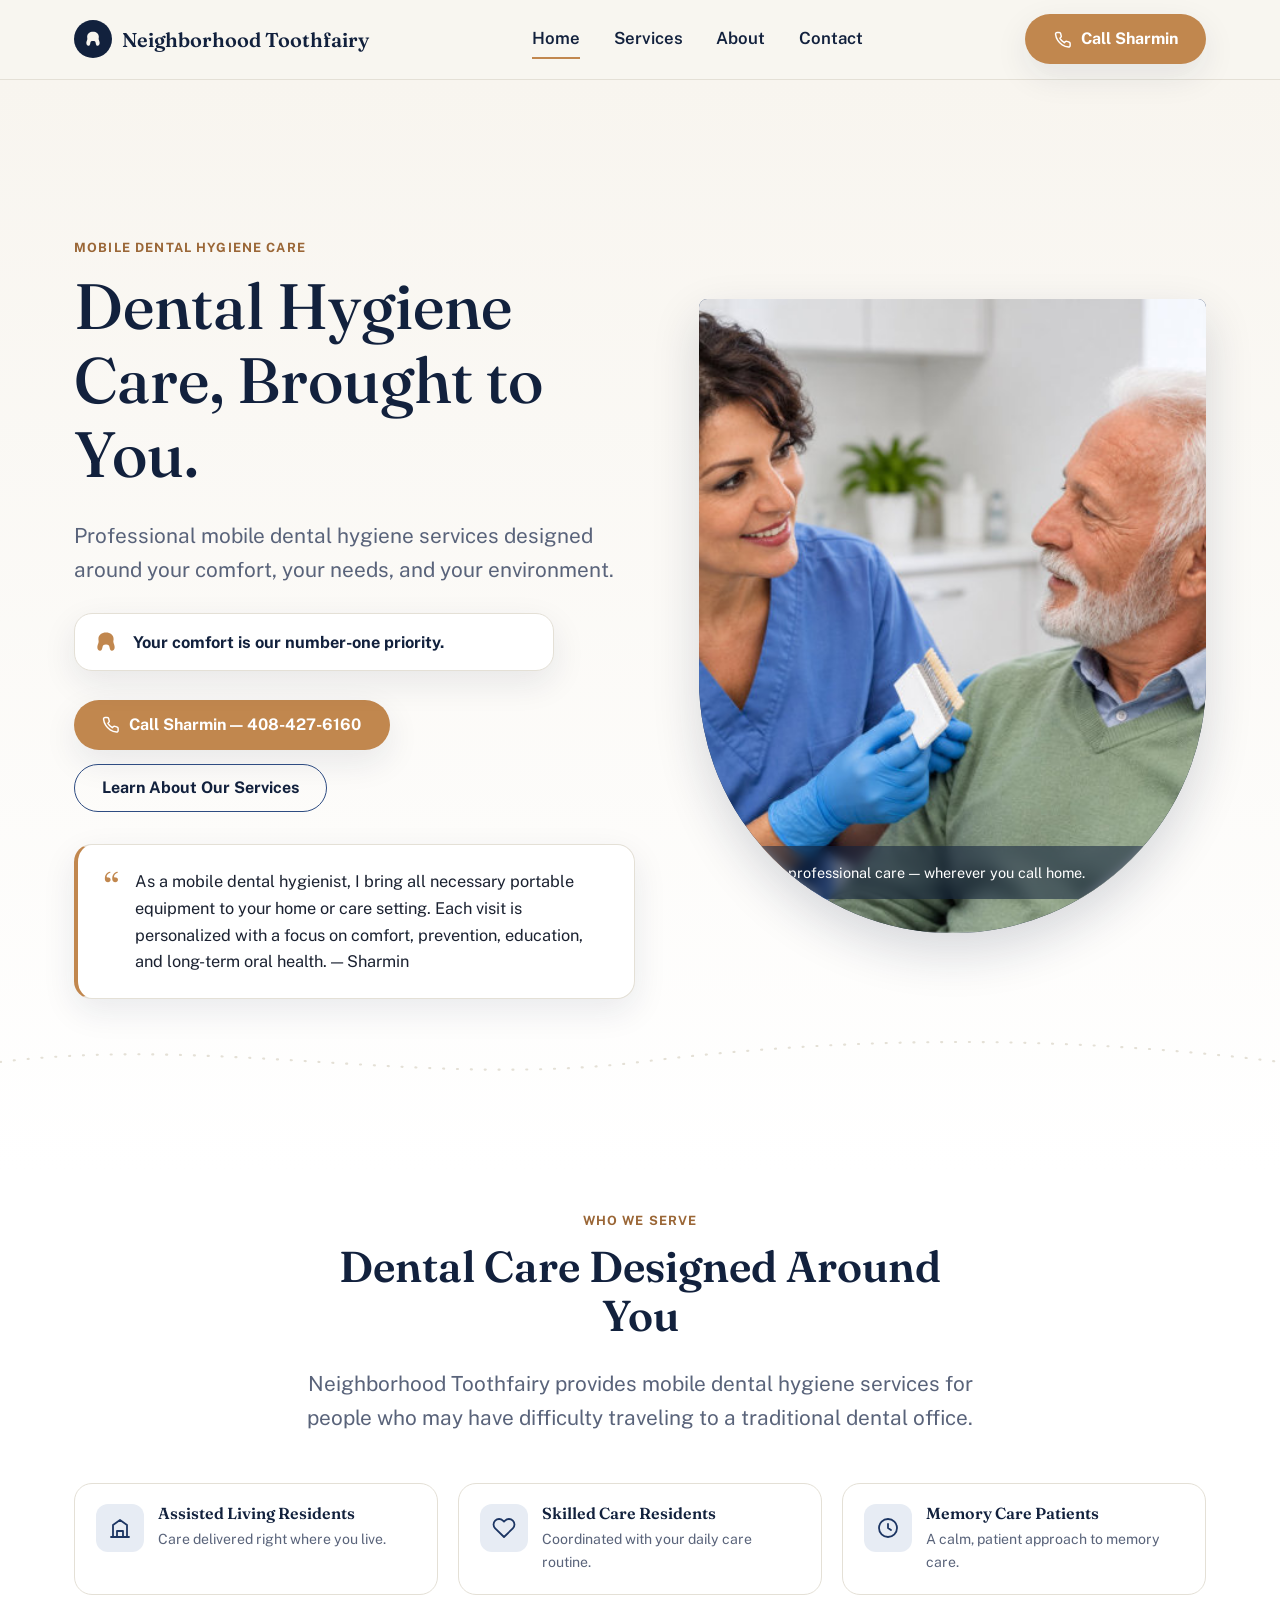
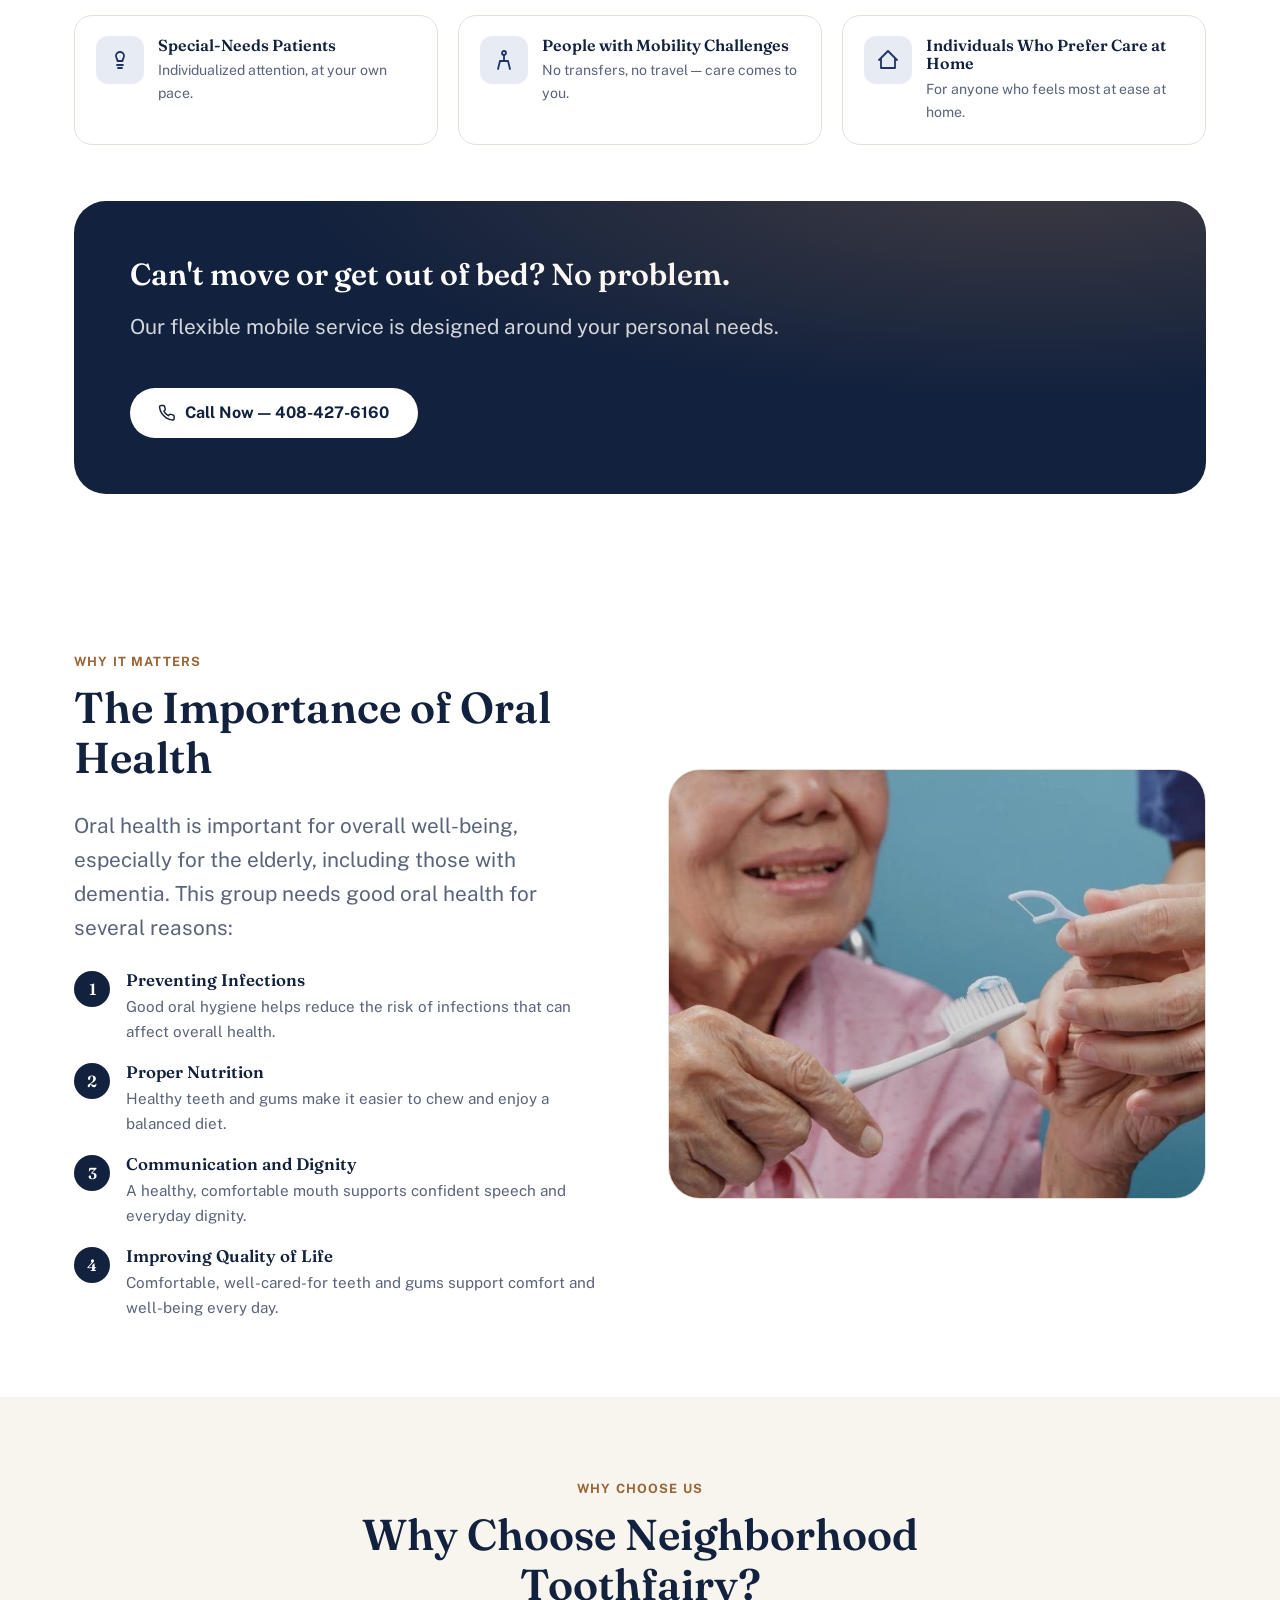
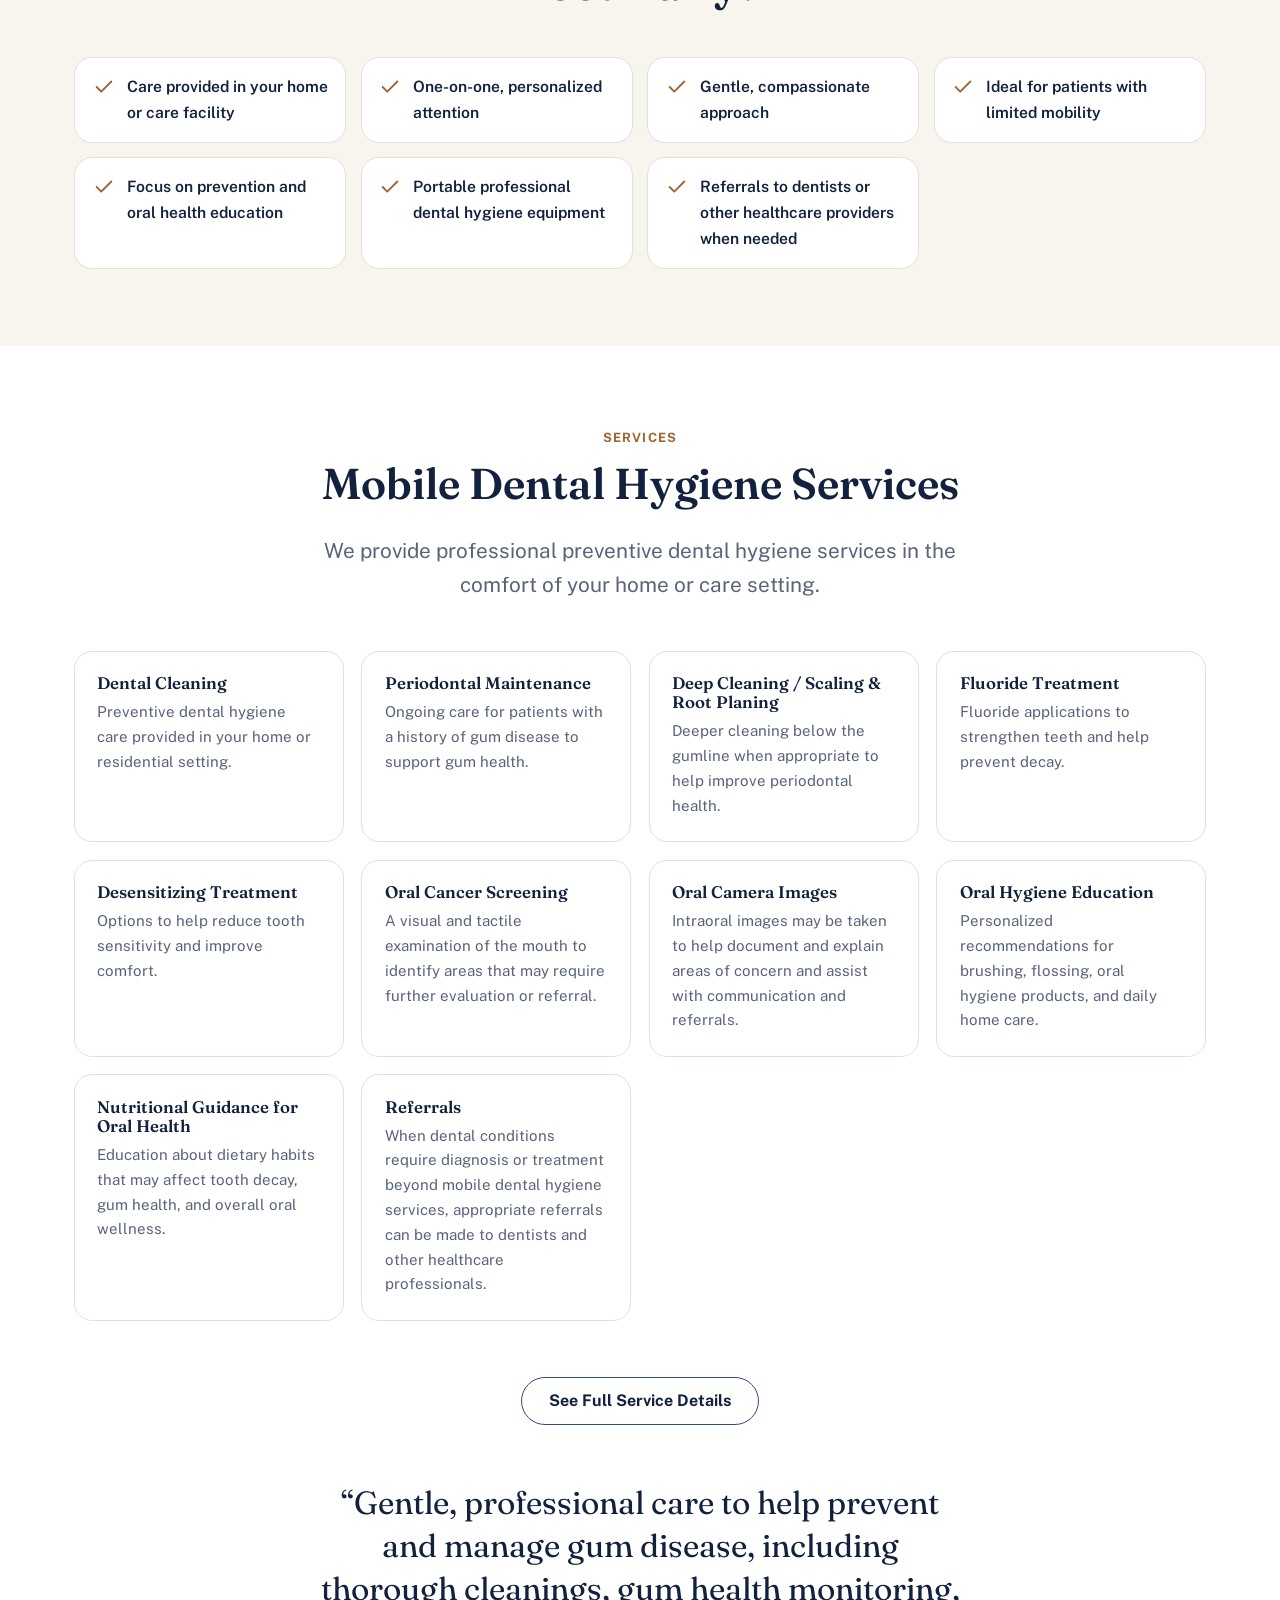
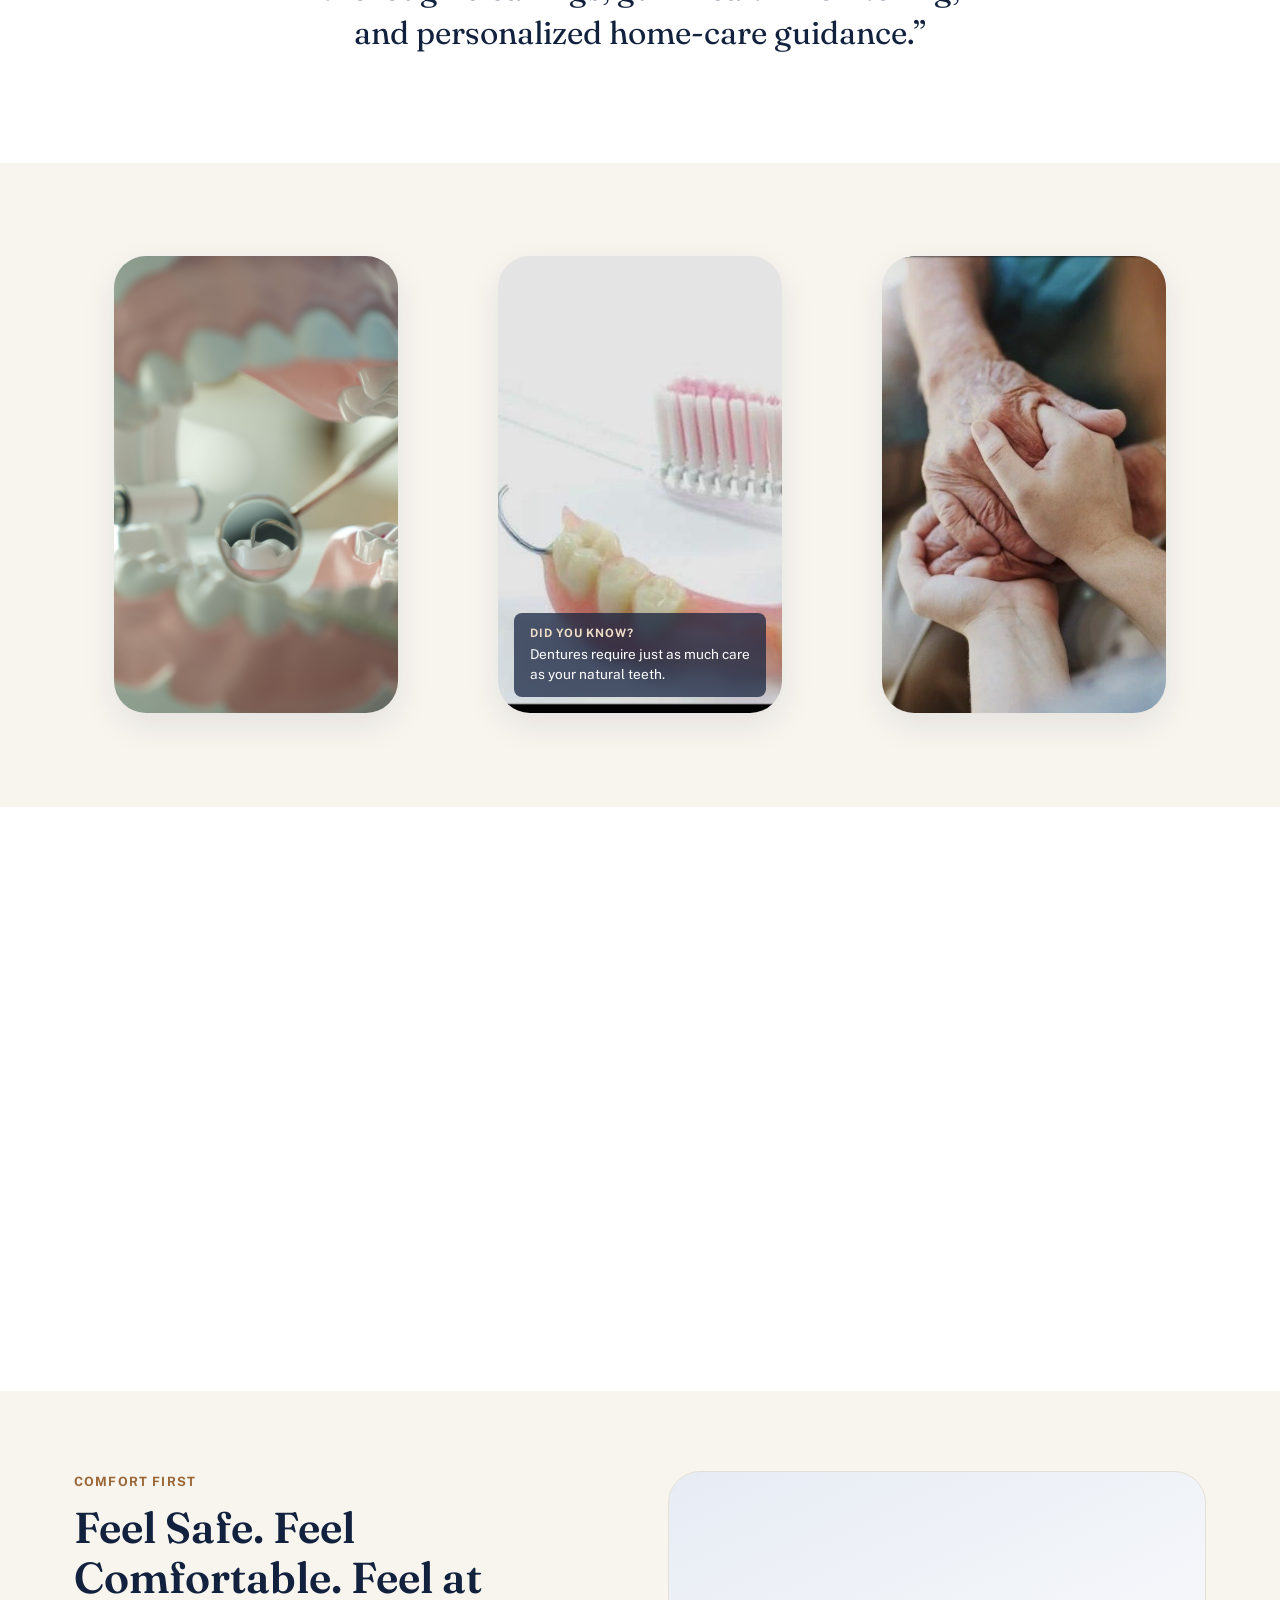
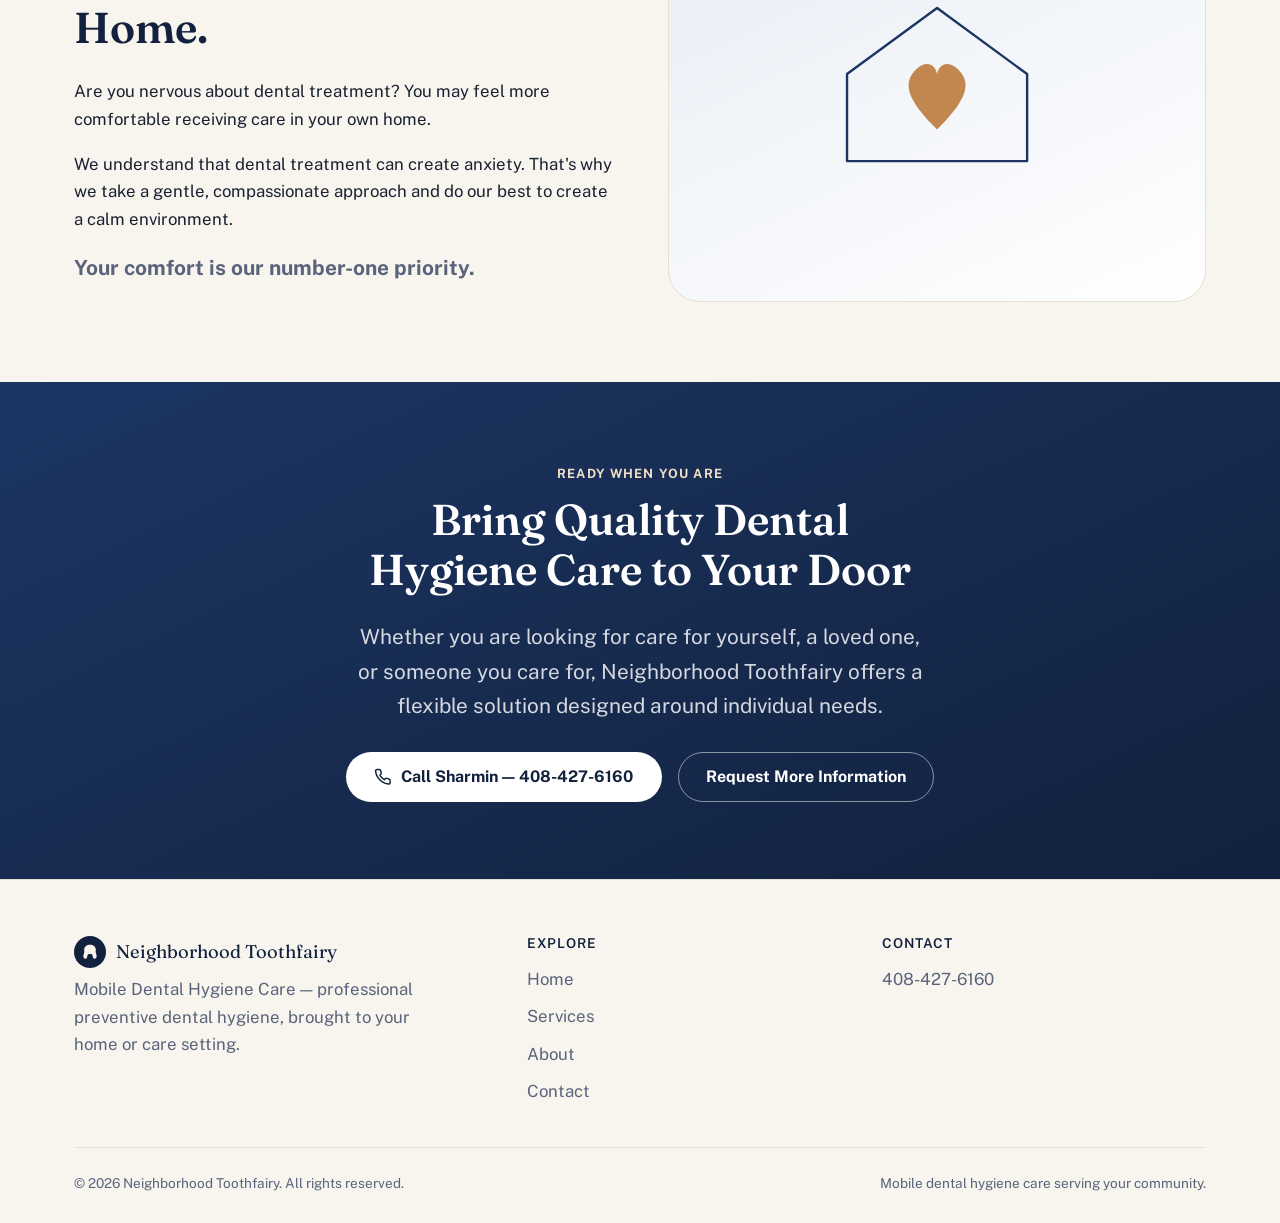
<file: index.html>
<!DOCTYPE html>
<html lang="en">
<head>
<meta charset="UTF-8">
<meta name="viewport" content="width=device-width, initial-scale=1.0">
<title>Neighborhood Toothfairy | Mobile Dental Hygiene Care, Brought to You</title>
<meta name="description" content="Neighborhood Toothfairy provides professional mobile dental hygiene care for seniors, assisted living, memory care, and anyone who has difficulty visiting a traditional dental office. Call Sharmin at 408-427-6160.">
<link rel="preconnect" href="https://fonts.googleapis.com">
<link rel="preconnect" href="https://fonts.gstatic.com" crossorigin>
<link href="https://fonts.googleapis.com/css2?family=Fraunces:opsz,wght@9..144,400;9..144,500;9..144,600&family=Public+Sans:wght@400;500;600;700&display=swap" rel="stylesheet">
<link rel="stylesheet" href="styles.css">
</head>
<body>
<a class="skip-link" href="#main">Skip to content</a>

<header class="site-header">
  <div class="container nav">
    <a class="brand" href="index.html">
      <span class="brand-mark" aria-hidden="true">
        <svg viewBox="0 0 24 24" fill="#F8F5EF" stroke="none"><path d="M12 3.2C8 3.2 5 5.6 5 9.2c0 1.3.4 2.1.1 3.3-.4 1.7-1.1 2.6-1.1 4.3 0 1.8 1.1 3.3 2.5 3.3 1.5 0 1.9-1.4 2.3-3.4.3-1.5.6-2.3 3.2-2.3s2.9.8 3.2 2.3c.4 2 .8 3.4 2.3 3.4 1.4 0 2.5-1.5 2.5-3.3 0-1.7-.7-2.6-1.1-4.3-.3-1.2.1-2 .1-3.3 0-3.6-3-6-7-6Z"/></svg>
      </span>
      Neighborhood Toothfairy
    </a>

    <nav class="nav-links" aria-label="Primary">
      <a href="index.html" aria-current="page">Home</a>
      <a href="services.html">Services</a>
      <a href="about.html">About</a>
      <a href="contact.html">Contact</a>
    </nav>

    <div class="nav-actions">
      <a class="btn btn--primary nav-call" href="tel:14084276160">
        <svg viewBox="0 0 24 24" fill="none" stroke="currentColor" stroke-width="2" stroke-linecap="round" stroke-linejoin="round"><path d="M22 16.92v3a2 2 0 0 1-2.18 2 19.79 19.79 0 0 1-8.63-3.07 19.5 19.5 0 0 1-6-6 19.79 19.79 0 0 1-3.07-8.67A2 2 0 0 1 4.11 2h3a2 2 0 0 1 2 1.72c.13.96.36 1.9.68 2.81a2 2 0 0 1-.45 2.11L8.09 9.91a16 16 0 0 0 6 6l1.27-1.27a2 2 0 0 1 2.11-.45c.9.32 1.85.55 2.81.68A2 2 0 0 1 22 16.92z"/></svg>
        Call Sharmin
      </a>
      <button class="nav-toggle" aria-label="Open menu" aria-expanded="false" aria-controls="mobile-menu">
        <svg viewBox="0 0 24 24" fill="none" stroke="#12213D" stroke-width="2" stroke-linecap="round"><line x1="3" y1="6" x2="21" y2="6"/><line x1="3" y1="12" x2="21" y2="12"/><line x1="3" y1="18" x2="21" y2="18"/></svg>
      </button>
    </div>
  </div>
  <div class="mobile-menu" id="mobile-menu">
    <a href="index.html" aria-current="page">Home</a>
    <a href="services.html">Services</a>
    <a href="about.html">About</a>
    <a href="contact.html">Contact</a>
    <a class="btn btn--primary" href="tel:14084276160">Call Sharmin — 408-427-6160</a>
  </div>
</header>

<main id="main">

  <!-- ============ HERO ============ -->
  <section class="hero">
    <div class="container">
      <div class="hero-copy">
        <span class="eyebrow">Mobile Dental Hygiene Care</span>
        <h1>Dental Hygiene Care, Brought to You.</h1>
        <p class="lede">Professional mobile dental hygiene services designed around your comfort, your needs, and your environment.</p>

        <div class="hero-priority reveal">
          <svg viewBox="0 0 24 24" fill="currentColor" stroke="none"><path d="M12 3.2C8 3.2 5 5.6 5 9.2c0 1.3.4 2.1.1 3.3-.4 1.7-1.1 2.6-1.1 4.3 0 1.8 1.1 3.3 2.5 3.3 1.5 0 1.9-1.4 2.3-3.4.3-1.5.6-2.3 3.2-2.3s2.9.8 3.2 2.3c.4 2 .8 3.4 2.3 3.4 1.4 0 2.5-1.5 2.5-3.3 0-1.7-.7-2.6-1.1-4.3-.3-1.2.1-2 .1-3.3 0-3.6-3-6-7-6Z"/></svg>
          <span><strong>Your comfort is our number-one priority.</strong></span>
        </div>

        <div class="hero-actions">
          <a class="btn btn--primary" href="tel:14084276160">
            <svg viewBox="0 0 24 24" fill="none" stroke="currentColor" stroke-width="2" stroke-linecap="round" stroke-linejoin="round"><path d="M22 16.92v3a2 2 0 0 1-2.18 2 19.79 19.79 0 0 1-8.63-3.07 19.5 19.5 0 0 1-6-6 19.79 19.79 0 0 1-3.07-8.67A2 2 0 0 1 4.11 2h3a2 2 0 0 1 2 1.72c.13.96.36 1.9.68 2.81a2 2 0 0 1-.45 2.11L8.09 9.91a16 16 0 0 0 6 6l1.27-1.27a2 2 0 0 1 2.11-.45c.9.32 1.85.55 2.81.68A2 2 0 0 1 22 16.92z"/></svg>
            Call Sharmin — 408-427-6160
          </a>
          <a class="btn btn--ghost" href="#services">Learn About Our Services</a>
        </div>

        <div class="intro-quote reveal">
          <span class="quote-mark" aria-hidden="true">&ldquo;</span>
          <p>As a mobile dental hygienist, I bring all necessary portable equipment to your home or care setting. Each visit is personalized with a focus on comfort, prevention, education, and long-term oral health. &mdash; Sharmin</p>
        </div>
      </div>

      <div class="hero-visual reveal">
        <img src="1.jpg" alt="A dental hygienist showing a tooth-shade guide to a smiling older patient.">
        <p class="caption-badge">Gentle, professional care — wherever you call home.</p>
      </div>
    </div>

    <svg class="route-divider" viewBox="0 0 1200 60" preserveAspectRatio="none" aria-hidden="true">
      <path d="M0 30 C 200 5, 400 55, 600 30 S 1000 5, 1200 30" fill="none" stroke="#E4E0D6" stroke-width="2" stroke-dasharray="1 12" stroke-linecap="round"/>
    </svg>
  </section>

  <!-- ============ WHO WE SERVE ============ -->
  <section id="who-we-serve">
    <div class="container">
      <div class="section-head section-head--center reveal">
        <span class="eyebrow">Who We Serve</span>
        <h2>Dental Care Designed Around You</h2>
        <p class="lede">Neighborhood Toothfairy provides mobile dental hygiene services for people who may have difficulty traveling to a traditional dental office.</p>
      </div>

      <div class="card-grid reveal">
        <div class="card">
          <div class="card-icon" aria-hidden="true"><svg viewBox="0 0 24 24" fill="none" stroke="currentColor" stroke-width="1.8" stroke-linecap="round" stroke-linejoin="round"><path d="M3 21h18M5 21V9l7-5 7 5v12M9 21v-6h6v6"/></svg></div>
          <div>
            <h3>Assisted Living Residents</h3>
            <p>Care delivered right where you live.</p>
          </div>
        </div>
        <div class="card">
          <div class="card-icon" aria-hidden="true"><svg viewBox="0 0 24 24" fill="none" stroke="currentColor" stroke-width="1.8" stroke-linecap="round" stroke-linejoin="round"><path d="M20.84 4.61a5.5 5.5 0 0 0-7.78 0L12 5.67l-1.06-1.06a5.5 5.5 0 1 0-7.78 7.78l1.06 1.06L12 21l7.78-7.55 1.06-1.06a5.5 5.5 0 0 0 0-7.78z"/></svg></div>
          <div>
            <h3>Skilled Care Residents</h3>
            <p>Coordinated with your daily care routine.</p>
          </div>
        </div>
        <div class="card">
          <div class="card-icon" aria-hidden="true"><svg viewBox="0 0 24 24" fill="none" stroke="currentColor" stroke-width="1.8" stroke-linecap="round" stroke-linejoin="round"><circle cx="12" cy="12" r="9"/><path d="M12 8v4l3 2"/></svg></div>
          <div>
            <h3>Memory Care Patients</h3>
            <p>A calm, patient approach to memory care.</p>
          </div>
        </div>
        <div class="card">
          <div class="card-icon" aria-hidden="true"><svg viewBox="0 0 24 24" fill="none" stroke="currentColor" stroke-width="1.8" stroke-linecap="round" stroke-linejoin="round"><path d="M12 4a4 4 0 0 1 4 4c0 2-1.5 3-1.5 5H9.5c0-2-1.5-3-1.5-5a4 4 0 0 1 4-4z"/><path d="M9 17h6M10 20h4"/></svg></div>
          <div>
            <h3>Special-Needs Patients</h3>
            <p>Individualized attention, at your own pace.</p>
          </div>
        </div>
        <div class="card">
          <div class="card-icon" aria-hidden="true"><svg viewBox="0 0 24 24" fill="none" stroke="currentColor" stroke-width="1.8" stroke-linecap="round" stroke-linejoin="round"><circle cx="12" cy="5" r="2"/><path d="M12 7v6M8 13l-2 8M16 13l2 8M8 13h8"/></svg></div>
          <div>
            <h3>People with Mobility Challenges</h3>
            <p>No transfers, no travel — care comes to you.</p>
          </div>
        </div>
        <div class="card">
          <div class="card-icon" aria-hidden="true"><svg viewBox="0 0 24 24" fill="none" stroke="currentColor" stroke-width="1.8" stroke-linecap="round" stroke-linejoin="round"><path d="M3 12l9-9 9 9M5 10v10h14V10"/></svg></div>
          <div>
            <h3>Individuals Who Prefer Care at Home</h3>
            <p>For anyone who feels most at ease at home.</p>
          </div>
        </div>
      </div>

      <div class="banner mt-lg reveal">
        <h3>Can't move or get out of bed? No problem.</h3>
        <p class="lede">Our flexible mobile service is designed around your personal needs.</p>
        <a class="btn btn--on-dark" href="tel:14084276160">
          <svg viewBox="0 0 24 24" fill="none" stroke="currentColor" stroke-width="2" stroke-linecap="round" stroke-linejoin="round"><path d="M22 16.92v3a2 2 0 0 1-2.18 2 19.79 19.79 0 0 1-8.63-3.07 19.5 19.5 0 0 1-6-6 19.79 19.79 0 0 1-3.07-8.67A2 2 0 0 1 4.11 2h3a2 2 0 0 1 2 1.72c.13.96.36 1.9.68 2.81a2 2 0 0 1-.45 2.11L8.09 9.91a16 16 0 0 0 6 6l1.27-1.27a2 2 0 0 1 2.11-.45c.9.32 1.85.55 2.81.68A2 2 0 0 1 22 16.92z"/></svg>
          Call Now — 408-427-6160
        </a>
      </div>
    </div>
  </section>

  <!-- ============ IMPORTANCE OF ORAL HEALTH ============ -->
  <section id="oral-health">
    <div class="container">
      <div class="split reveal">
        <div>
          <span class="eyebrow">Why It Matters</span>
          <h2>The Importance of Oral Health</h2>
          <p class="lede">Oral health is important for overall well-being, especially for the elderly, including those with dementia. This group needs good oral health for several reasons:</p>

          <ol class="numbered-list">
            <li>
              <span class="num">1</span>
              <div>
                <h3>Preventing Infections</h3>
                <p>Good oral hygiene helps reduce the risk of infections that can affect overall health.</p>
              </div>
            </li>
            <li>
              <span class="num">2</span>
              <div>
                <h3>Proper Nutrition</h3>
                <p>Healthy teeth and gums make it easier to chew and enjoy a balanced diet.</p>
              </div>
            </li>
            <li>
              <span class="num">3</span>
              <div>
                <h3>Communication and Dignity</h3>
                <p>A healthy, comfortable mouth supports confident speech and everyday dignity.</p>
              </div>
            </li>
            <li>
              <span class="num">4</span>
              <div>
                <h3>Improving Quality of Life</h3>
                <p>Comfortable, well-cared-for teeth and gums support comfort and well-being every day.</p>
              </div>
            </li>
          </ol>
        </div>
        <div class="split-media">
          <img src="5.jpg" alt="A caregiver helping an older patient brush her teeth." style="width:100%;height:100%;object-fit:cover;">
        </div>
      </div>
    </div>
  </section>

  <!-- ============ WHY CHOOSE US ============ -->
  <section class="bg-cream">
    <div class="container">
      <div class="section-head section-head--center reveal">
        <span class="eyebrow">Why Choose Us</span>
        <h2>Why Choose Neighborhood Toothfairy?</h2>
      </div>
      <div class="why-grid reveal">
        <div class="why-item"><svg viewBox="0 0 24 24" fill="none" stroke="currentColor" stroke-width="2" stroke-linecap="round" stroke-linejoin="round"><path d="M20 6L9 17l-5-5"/></svg><span>Care provided in your home or care facility</span></div>
        <div class="why-item"><svg viewBox="0 0 24 24" fill="none" stroke="currentColor" stroke-width="2" stroke-linecap="round" stroke-linejoin="round"><path d="M20 6L9 17l-5-5"/></svg><span>One-on-one, personalized attention</span></div>
        <div class="why-item"><svg viewBox="0 0 24 24" fill="none" stroke="currentColor" stroke-width="2" stroke-linecap="round" stroke-linejoin="round"><path d="M20 6L9 17l-5-5"/></svg><span>Gentle, compassionate approach</span></div>
        <div class="why-item"><svg viewBox="0 0 24 24" fill="none" stroke="currentColor" stroke-width="2" stroke-linecap="round" stroke-linejoin="round"><path d="M20 6L9 17l-5-5"/></svg><span>Ideal for patients with limited mobility</span></div>
        <div class="why-item"><svg viewBox="0 0 24 24" fill="none" stroke="currentColor" stroke-width="2" stroke-linecap="round" stroke-linejoin="round"><path d="M20 6L9 17l-5-5"/></svg><span>Focus on prevention and oral health education</span></div>
        <div class="why-item"><svg viewBox="0 0 24 24" fill="none" stroke="currentColor" stroke-width="2" stroke-linecap="round" stroke-linejoin="round"><path d="M20 6L9 17l-5-5"/></svg><span>Portable professional dental hygiene equipment</span></div>
        <div class="why-item"><svg viewBox="0 0 24 24" fill="none" stroke="currentColor" stroke-width="2" stroke-linecap="round" stroke-linejoin="round"><path d="M20 6L9 17l-5-5"/></svg><span>Referrals to dentists or other healthcare providers when needed</span></div>
      </div>
    </div>
  </section>

  <!-- ============ SERVICES ============ -->
  <section id="services">
    <div class="container">
      <div class="section-head section-head--center reveal">
        <span class="eyebrow">Services</span>
        <h2>Mobile Dental Hygiene Services</h2>
        <p class="lede">We provide professional preventive dental hygiene services in the comfort of your home or care setting.</p>
      </div>

      <div class="service-card-grid reveal">
        <div class="service-card">
          <h3>Dental Cleaning</h3>
          <p>Preventive dental hygiene care provided in your home or residential setting.</p>
        </div>
        <div class="service-card">
          <h3>Periodontal Maintenance</h3>
          <p>Ongoing care for patients with a history of gum disease to support gum health.</p>
        </div>
        <div class="service-card">
          <h3>Deep Cleaning / Scaling &amp; Root Planing</h3>
          <p>Deeper cleaning below the gumline when appropriate to help improve periodontal health.</p>
        </div>
        <div class="service-card">
          <h3>Fluoride Treatment</h3>
          <p>Fluoride applications to strengthen teeth and help prevent decay.</p>
        </div>
        <div class="service-card">
          <h3>Desensitizing Treatment</h3>
          <p>Options to help reduce tooth sensitivity and improve comfort.</p>
        </div>
        <div class="service-card">
          <h3>Oral Cancer Screening</h3>
          <p>A visual and tactile examination of the mouth to identify areas that may require further evaluation or referral.</p>
        </div>
        <div class="service-card">
          <h3>Oral Camera Images</h3>
          <p>Intraoral images may be taken to help document and explain areas of concern and assist with communication and referrals.</p>
        </div>
        <div class="service-card">
          <h3>Oral Hygiene Education</h3>
          <p>Personalized recommendations for brushing, flossing, oral hygiene products, and daily home care.</p>
        </div>
        <div class="service-card">
          <h3>Nutritional Guidance for Oral Health</h3>
          <p>Education about dietary habits that may affect tooth decay, gum health, and overall oral wellness.</p>
        </div>
        <div class="service-card">
          <h3>Referrals</h3>
          <p>When dental conditions require diagnosis or treatment beyond mobile dental hygiene services, appropriate referrals can be made to dentists and other healthcare professionals.</p>
        </div>
      </div>

      <p class="text-center mt-lg reveal"><a class="btn btn--ghost" href="services.html">See Full Service Details</a></p>

      <blockquote class="pull-quote mt-lg reveal">&ldquo;Gentle, professional care to help prevent and manage gum disease, including thorough cleanings, gum health monitoring, and personalized home-care guidance.&rdquo;</blockquote>
    </div>
  </section>

  <!-- ============ PHOTO STRIP ============ -->
  <section class="bg-cream">
    <div class="container">
      <div class="card-grid reveal" style="grid-template-columns: repeat(auto-fit, minmax(220px, 1fr));">
        <figure class="photo-figure"><img src="mirror-detail.jpg" alt="Close-up of a dental mirror and hygiene tools."></figure>
        <figure class="photo-figure">
          <img src="3.jpg" alt="A denture beside a toothbrush, showing the care dentures require.">
          <p class="fact-badge"><strong>Did you know?</strong>Dentures require just as much care as your natural teeth.</p>
        </figure>
        <figure class="photo-figure"><img src="4.jpg" alt="An elderly hand and a caregiver's hand holding one another."></figure>
      </div>
    </div>
  </section>

  <!-- ============ WHY MOBILE ============ -->
  <section id="why-mobile">
    <div class="container">
      <div class="split reveal">
        <div class="split-media">
          <img src="2.jpg" alt="A close-up dental hygiene visit for an older patient." style="width:100%;height:100%;object-fit:cover;">
        </div>
        <div>
          <span class="eyebrow">Why Mobile Dental Hygiene?</span>
          <h2>Quality Care Without the Stress of Traveling</h2>
          <p>Transportation, mobility challenges, anxiety, or other circumstances can make visiting a traditional dental office difficult.</p>
          <p><strong>We bring the necessary equipment directly to you and work around your individual needs.</strong></p>
          <p class="lede">You don't have to leave your home or bed.</p>
        </div>
      </div>
    </div>
  </section>

  <!-- ============ COMFORT ============ -->
  <section id="comfort" class="bg-cream">
    <div class="container">
      <div class="split split--reverse reveal">
        <div>
          <span class="eyebrow">Comfort First</span>
          <h2>Feel Safe. Feel Comfortable. Feel at Home.</h2>
          <p>Are you nervous about dental treatment? You may feel more comfortable receiving care in your own home.</p>
          <p>We understand that dental treatment can create anxiety. That's why we take a gentle, compassionate approach and do our best to create a calm environment.</p>
          <p class="lede"><strong>Your comfort is our number-one priority.</strong></p>
        </div>
        <div class="split-media" aria-hidden="true">
          <svg viewBox="0 0 200 160" fill="none" stroke="#1C3563" stroke-width="1.6" stroke-linecap="round" stroke-linejoin="round">
            <path d="M40 130 V72 L100 28 L160 72 V130 Z" />
            <path d="M100 109 C 84 93, 74 79, 87 68 C 94 62, 100 67, 100 73 C 100 67, 106 62, 113 68 C 126 79, 116 93, 100 109 Z" fill="#C1874E" stroke="none"/>
          </svg>
        </div>
      </div>
    </div>
  </section>

  <!-- ============ FINAL CTA ============ -->
  <section class="cta-band">
    <div class="container reveal">
      <span class="eyebrow" style="color:#EFDEC7">Ready When You Are</span>
      <h2>Bring Quality Dental Hygiene Care to Your Door</h2>
      <p class="lede">Whether you are looking for care for yourself, a loved one, or someone you care for, Neighborhood Toothfairy offers a flexible solution designed around individual needs.</p>
      <div class="cta-actions">
        <a class="btn btn--on-dark" href="tel:14084276160">
          <svg viewBox="0 0 24 24" fill="none" stroke="currentColor" stroke-width="2" stroke-linecap="round" stroke-linejoin="round"><path d="M22 16.92v3a2 2 0 0 1-2.18 2 19.79 19.79 0 0 1-8.63-3.07 19.5 19.5 0 0 1-6-6 19.79 19.79 0 0 1-3.07-8.67A2 2 0 0 1 4.11 2h3a2 2 0 0 1 2 1.72c.13.96.36 1.9.68 2.81a2 2 0 0 1-.45 2.11L8.09 9.91a16 16 0 0 0 6 6l1.27-1.27a2 2 0 0 1 2.11-.45c.9.32 1.85.55 2.81.68A2 2 0 0 1 22 16.92z"/></svg>
          Call Sharmin — 408-427-6160
        </a>
        <a class="btn btn--ghost-on-dark" href="contact.html">Request More Information</a>
      </div>
    </div>
  </section>

</main>

<footer class="site-footer">
  <div class="container">
    <div class="footer-grid">
      <div>
        <div class="footer-brand">
          <span class="brand-mark" aria-hidden="true">
            <svg viewBox="0 0 24 24" fill="#F8F5EF" stroke="none"><path d="M12 3.2C8 3.2 5 5.6 5 9.2c0 1.3.4 2.1.1 3.3-.4 1.7-1.1 2.6-1.1 4.3 0 1.8 1.1 3.3 2.5 3.3 1.5 0 1.9-1.4 2.3-3.4.3-1.5.6-2.3 3.2-2.3s2.9.8 3.2 2.3c.4 2 .8 3.4 2.3 3.4 1.4 0 2.5-1.5 2.5-3.3 0-1.7-.7-2.6-1.1-4.3-.3-1.2.1-2 .1-3.3 0-3.6-3-6-7-6Z"/></svg>
          </span>
          Neighborhood Toothfairy
        </div>
        <p class="footer-tag">Mobile Dental Hygiene Care — professional preventive dental hygiene, brought to your home or care setting.</p>
      </div>
      <div class="footer-col">
        <h4>Explore</h4>
        <ul>
          <li><a href="index.html">Home</a></li>
          <li><a href="services.html">Services</a></li>
          <li><a href="about.html">About</a></li>
          <li><a href="contact.html">Contact</a></li>
        </ul>
      </div>
      <div class="footer-col">
        <h4>Contact</h4>
        <ul>
          <li><a href="tel:14084276160">408-427-6160</a></li>
        </ul>
      </div>
    </div>
    <div class="footer-bottom">
      <span>&copy; <span data-year>2026</span> Neighborhood Toothfairy. All rights reserved.</span>
      <span>Mobile dental hygiene care serving your community.</span>
    </div>
  </div>
</footer>

<script src="script.js"></script>
</body>
</html>
</file>
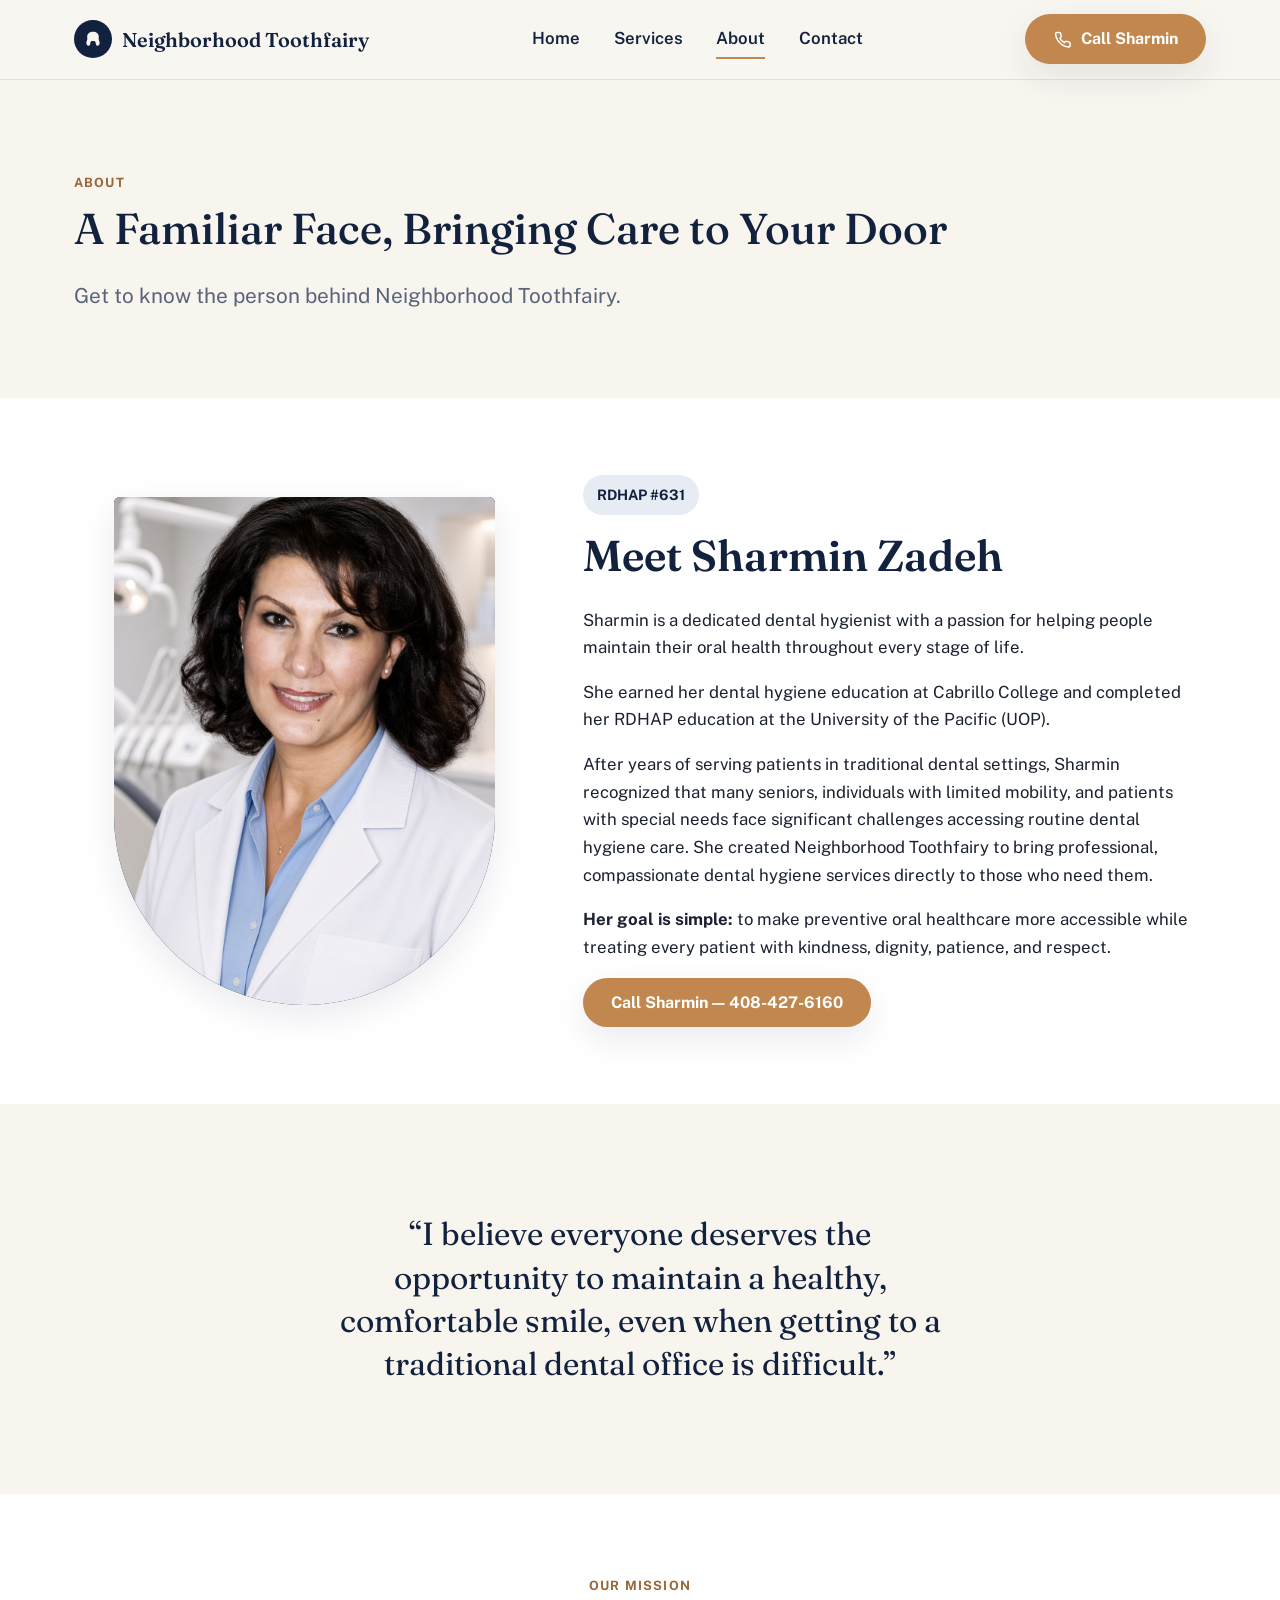
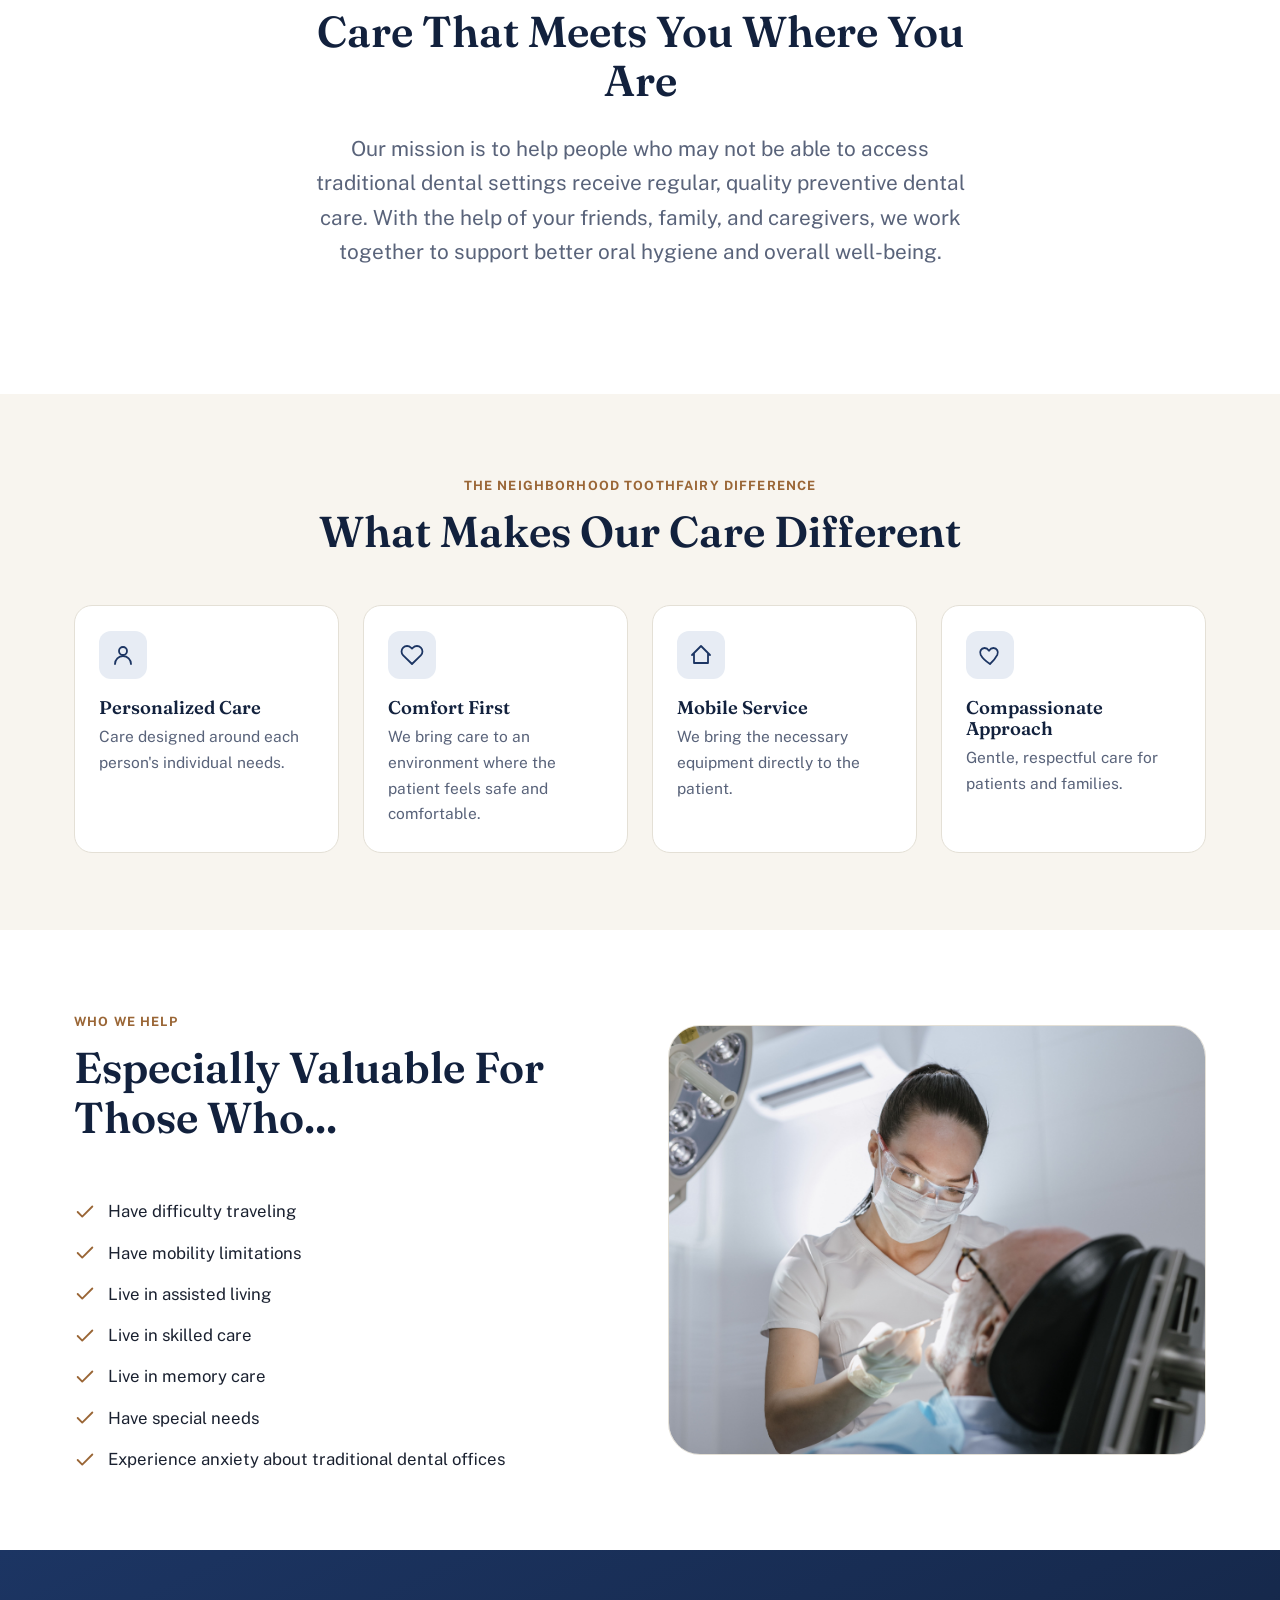
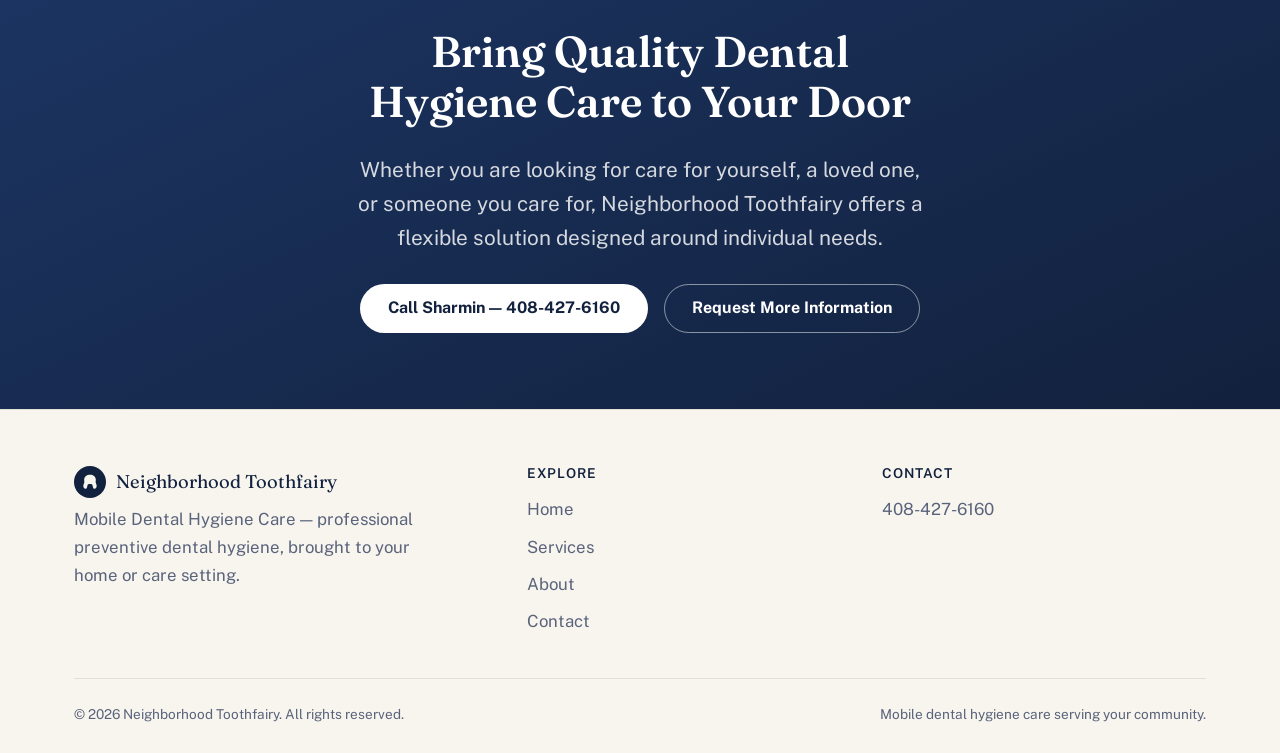
<file: about.html>
<!DOCTYPE html>
<html lang="en">
<head>
<meta charset="UTF-8">
<meta name="viewport" content="width=device-width, initial-scale=1.0">
<title>About Sharmin | Neighborhood Toothfairy Mobile Dental Hygiene</title>
<meta name="description" content="Meet Sharmin Zadeh, RDHAP #631, the dental hygienist behind Neighborhood Toothfairy's mobile dental hygiene care for seniors, assisted living, and memory care residents.">
<link rel="preconnect" href="https://fonts.googleapis.com">
<link rel="preconnect" href="https://fonts.gstatic.com" crossorigin>
<link href="https://fonts.googleapis.com/css2?family=Fraunces:opsz,wght@9..144,400;9..144,500;9..144,600&family=Public+Sans:wght@400;500;600;700&display=swap" rel="stylesheet">
<link rel="stylesheet" href="styles.css">
</head>
<body>
<a class="skip-link" href="#main">Skip to content</a>

<header class="site-header">
  <div class="container nav">
    <a class="brand" href="index.html">
      <span class="brand-mark" aria-hidden="true">
        <svg viewBox="0 0 24 24" fill="#F8F5EF" stroke="none"><path d="M12 3.2C8 3.2 5 5.6 5 9.2c0 1.3.4 2.1.1 3.3-.4 1.7-1.1 2.6-1.1 4.3 0 1.8 1.1 3.3 2.5 3.3 1.5 0 1.9-1.4 2.3-3.4.3-1.5.6-2.3 3.2-2.3s2.9.8 3.2 2.3c.4 2 .8 3.4 2.3 3.4 1.4 0 2.5-1.5 2.5-3.3 0-1.7-.7-2.6-1.1-4.3-.3-1.2.1-2 .1-3.3 0-3.6-3-6-7-6Z"/></svg>
      </span>
      Neighborhood Toothfairy
    </a>
    <nav class="nav-links" aria-label="Primary">
      <a href="index.html">Home</a>
      <a href="services.html">Services</a>
      <a href="about.html" aria-current="page">About</a>
      <a href="contact.html">Contact</a>
    </nav>
    <div class="nav-actions">
      <a class="btn btn--primary nav-call" href="tel:14084276160">
        <svg viewBox="0 0 24 24" fill="none" stroke="currentColor" stroke-width="2" stroke-linecap="round" stroke-linejoin="round"><path d="M22 16.92v3a2 2 0 0 1-2.18 2 19.79 19.79 0 0 1-8.63-3.07 19.5 19.5 0 0 1-6-6 19.79 19.79 0 0 1-3.07-8.67A2 2 0 0 1 4.11 2h3a2 2 0 0 1 2 1.72c.13.96.36 1.9.68 2.81a2 2 0 0 1-.45 2.11L8.09 9.91a16 16 0 0 0 6 6l1.27-1.27a2 2 0 0 1 2.11-.45c.9.32 1.85.55 2.81.68A2 2 0 0 1 22 16.92z"/></svg>
        Call Sharmin
      </a>
      <button class="nav-toggle" aria-label="Open menu" aria-expanded="false" aria-controls="mobile-menu">
        <svg viewBox="0 0 24 24" fill="none" stroke="#12213D" stroke-width="2" stroke-linecap="round"><line x1="3" y1="6" x2="21" y2="6"/><line x1="3" y1="12" x2="21" y2="12"/><line x1="3" y1="18" x2="21" y2="18"/></svg>
      </button>
    </div>
  </div>
  <div class="mobile-menu" id="mobile-menu">
    <a href="index.html">Home</a>
    <a href="services.html">Services</a>
    <a href="about.html" aria-current="page">About</a>
    <a href="contact.html">Contact</a>
    <a class="btn btn--primary" href="tel:14084276160">Call Sharmin — 408-427-6160</a>
  </div>
</header>

<main id="main">

  <section class="page-hero">
    <div class="container">
      <span class="eyebrow">About</span>
      <h1 style="font-size: var(--step-4);">A Familiar Face, Bringing Care to Your Door</h1>
      <p class="lede">Get to know the person behind Neighborhood Toothfairy.</p>
    </div>
  </section>

  <section>
    <div class="container">
      <div class="person-card reveal">
        <figure class="person-photo">
          <img src="sharmin-headshot.jpeg" alt="Portrait of Sharmin Zadeh, RDHAP.">
        </figure>
        <div>
          <span class="credential-line">RDHAP #631</span>
          <h2>Meet Sharmin Zadeh</h2>
          <p>Sharmin is a dedicated dental hygienist with a passion for helping people maintain their oral health throughout every stage of life.</p>
          <p>She earned her dental hygiene education at Cabrillo College and completed her RDHAP education at the University of the Pacific (UOP).</p>
          <p>After years of serving patients in traditional dental settings, Sharmin recognized that many seniors, individuals with limited mobility, and patients with special needs face significant challenges accessing routine dental hygiene care. She created Neighborhood Toothfairy to bring professional, compassionate dental hygiene services directly to those who need them.</p>
          <p><strong>Her goal is simple:</strong> to make preventive oral healthcare more accessible while treating every patient with kindness, dignity, patience, and respect.</p>
          <a class="btn btn--primary" href="tel:14084276160">Call Sharmin — 408-427-6160</a>
        </div>
      </div>
    </div>
  </section>

  <section class="bg-cream">
    <div class="container">
      <blockquote class="pull-quote reveal">&ldquo;I believe everyone deserves the opportunity to maintain a healthy, comfortable smile, even when getting to a traditional dental office is difficult.&rdquo;</blockquote>
    </div>
  </section>

  <section>
    <div class="container">
      <div class="section-head section-head--center reveal">
        <span class="eyebrow">Our Mission</span>
        <h2>Care That Meets You Where You Are</h2>
        <p class="lede">Our mission is to help people who may not be able to access traditional dental settings receive regular, quality preventive dental care. With the help of your friends, family, and caregivers, we work together to support better oral hygiene and overall well-being.</p>
      </div>
    </div>
  </section>

  <section class="bg-cream">
    <div class="container">
      <div class="section-head section-head--center reveal">
        <span class="eyebrow">The Neighborhood Toothfairy Difference</span>
        <h2>What Makes Our Care Different</h2>
      </div>

      <div class="feature-grid reveal">
        <div class="feature card">
          <div class="card-icon" aria-hidden="true"><svg viewBox="0 0 24 24" fill="none" stroke="currentColor" stroke-width="1.8" stroke-linecap="round" stroke-linejoin="round"><circle cx="12" cy="8" r="4"/><path d="M4 21c0-4.4 3.6-8 8-8s8 3.6 8 8"/></svg></div>
          <h3>Personalized Care</h3>
          <p>Care designed around each person's individual needs.</p>
        </div>
        <div class="feature card">
          <div class="card-icon" aria-hidden="true"><svg viewBox="0 0 24 24" fill="none" stroke="currentColor" stroke-width="1.8" stroke-linecap="round" stroke-linejoin="round"><path d="M20.84 4.61a5.5 5.5 0 0 0-7.78 0L12 5.67l-1.06-1.06a5.5 5.5 0 1 0-7.78 7.78l1.06 1.06L12 21l7.78-7.55 1.06-1.06a5.5 5.5 0 0 0 0-7.78z"/></svg></div>
          <h3>Comfort First</h3>
          <p>We bring care to an environment where the patient feels safe and comfortable.</p>
        </div>
        <div class="feature card">
          <div class="card-icon" aria-hidden="true"><svg viewBox="0 0 24 24" fill="none" stroke="currentColor" stroke-width="1.8" stroke-linecap="round" stroke-linejoin="round"><path d="M3 12l9-9 9 9M5 10v10h14V10"/></svg></div>
          <h3>Mobile Service</h3>
          <p>We bring the necessary equipment directly to the patient.</p>
        </div>
        <div class="feature card">
          <div class="card-icon" aria-hidden="true"><svg viewBox="0 0 24 24" fill="none" stroke="currentColor" stroke-width="1.8" stroke-linecap="round" stroke-linejoin="round"><path d="M12 21s-7-4.6-9.3-9.1C1.2 8.6 3 5 6.6 5c2 0 3.3 1.1 4.4 2.7C12.1 6.1 13.4 5 15.4 5 19 5 20.8 8.6 19.3 11.9 17 16.4 12 21 12 21z"/></svg></div>
          <h3>Compassionate Approach</h3>
          <p>Gentle, respectful care for patients and families.</p>
        </div>
      </div>
    </div>
  </section>

  <section>
    <div class="container">
      <div class="split reveal">
        <div>
          <span class="eyebrow">Who We Help</span>
          <h2>Especially Valuable For Those Who...</h2>
          <ul class="checklist mt-lg">
            <li><svg viewBox="0 0 24 24" fill="none" stroke="currentColor" stroke-width="2" stroke-linecap="round" stroke-linejoin="round"><path d="M20 6L9 17l-5-5"/></svg><span>Have difficulty traveling</span></li>
            <li><svg viewBox="0 0 24 24" fill="none" stroke="currentColor" stroke-width="2" stroke-linecap="round" stroke-linejoin="round"><path d="M20 6L9 17l-5-5"/></svg><span>Have mobility limitations</span></li>
            <li><svg viewBox="0 0 24 24" fill="none" stroke="currentColor" stroke-width="2" stroke-linecap="round" stroke-linejoin="round"><path d="M20 6L9 17l-5-5"/></svg><span>Live in assisted living</span></li>
            <li><svg viewBox="0 0 24 24" fill="none" stroke="currentColor" stroke-width="2" stroke-linecap="round" stroke-linejoin="round"><path d="M20 6L9 17l-5-5"/></svg><span>Live in skilled care</span></li>
            <li><svg viewBox="0 0 24 24" fill="none" stroke="currentColor" stroke-width="2" stroke-linecap="round" stroke-linejoin="round"><path d="M20 6L9 17l-5-5"/></svg><span>Live in memory care</span></li>
            <li><svg viewBox="0 0 24 24" fill="none" stroke="currentColor" stroke-width="2" stroke-linecap="round" stroke-linejoin="round"><path d="M20 6L9 17l-5-5"/></svg><span>Have special needs</span></li>
            <li><svg viewBox="0 0 24 24" fill="none" stroke="currentColor" stroke-width="2" stroke-linecap="round" stroke-linejoin="round"><path d="M20 6L9 17l-5-5"/></svg><span>Experience anxiety about traditional dental offices</span></li>
          </ul>
        </div>
        <div class="split-media">
          <img src="hero-care.jpg" alt="A hygienist showing a tooth-shade guide to an older patient." style="width:100%;height:100%;object-fit:cover;">
        </div>
      </div>
    </div>
  </section>

  <section class="cta-band">
    <div class="container reveal">
      <h2>Bring Quality Dental Hygiene Care to Your Door</h2>
      <p class="lede">Whether you are looking for care for yourself, a loved one, or someone you care for, Neighborhood Toothfairy offers a flexible solution designed around individual needs.</p>
      <div class="cta-actions">
        <a class="btn btn--on-dark" href="tel:14084276160">Call Sharmin — 408-427-6160</a>
        <a class="btn btn--ghost-on-dark" href="contact.html">Request More Information</a>
      </div>
    </div>
  </section>

</main>

<footer class="site-footer">
  <div class="container">
    <div class="footer-grid">
      <div>
        <div class="footer-brand">
          <span class="brand-mark" aria-hidden="true">
            <svg viewBox="0 0 24 24" fill="#F8F5EF" stroke="none"><path d="M12 3.2C8 3.2 5 5.6 5 9.2c0 1.3.4 2.1.1 3.3-.4 1.7-1.1 2.6-1.1 4.3 0 1.8 1.1 3.3 2.5 3.3 1.5 0 1.9-1.4 2.3-3.4.3-1.5.6-2.3 3.2-2.3s2.9.8 3.2 2.3c.4 2 .8 3.4 2.3 3.4 1.4 0 2.5-1.5 2.5-3.3 0-1.7-.7-2.6-1.1-4.3-.3-1.2.1-2 .1-3.3 0-3.6-3-6-7-6Z"/></svg>
          </span>
          Neighborhood Toothfairy
        </div>
        <p class="footer-tag">Mobile Dental Hygiene Care — professional preventive dental hygiene, brought to your home or care setting.</p>
      </div>
      <div class="footer-col">
        <h4>Explore</h4>
        <ul>
          <li><a href="index.html">Home</a></li>
          <li><a href="services.html">Services</a></li>
          <li><a href="about.html">About</a></li>
          <li><a href="contact.html">Contact</a></li>
        </ul>
      </div>
      <div class="footer-col">
        <h4>Contact</h4>
        <ul>
          <li><a href="tel:14084276160">408-427-6160</a></li>
        </ul>
      </div>
    </div>
    <div class="footer-bottom">
      <span>&copy; <span data-year>2026</span> Neighborhood Toothfairy. All rights reserved.</span>
      <span>Mobile dental hygiene care serving your community.</span>
    </div>
  </div>
</footer>

<script src="script.js"></script>
</body>
</html>
</file>
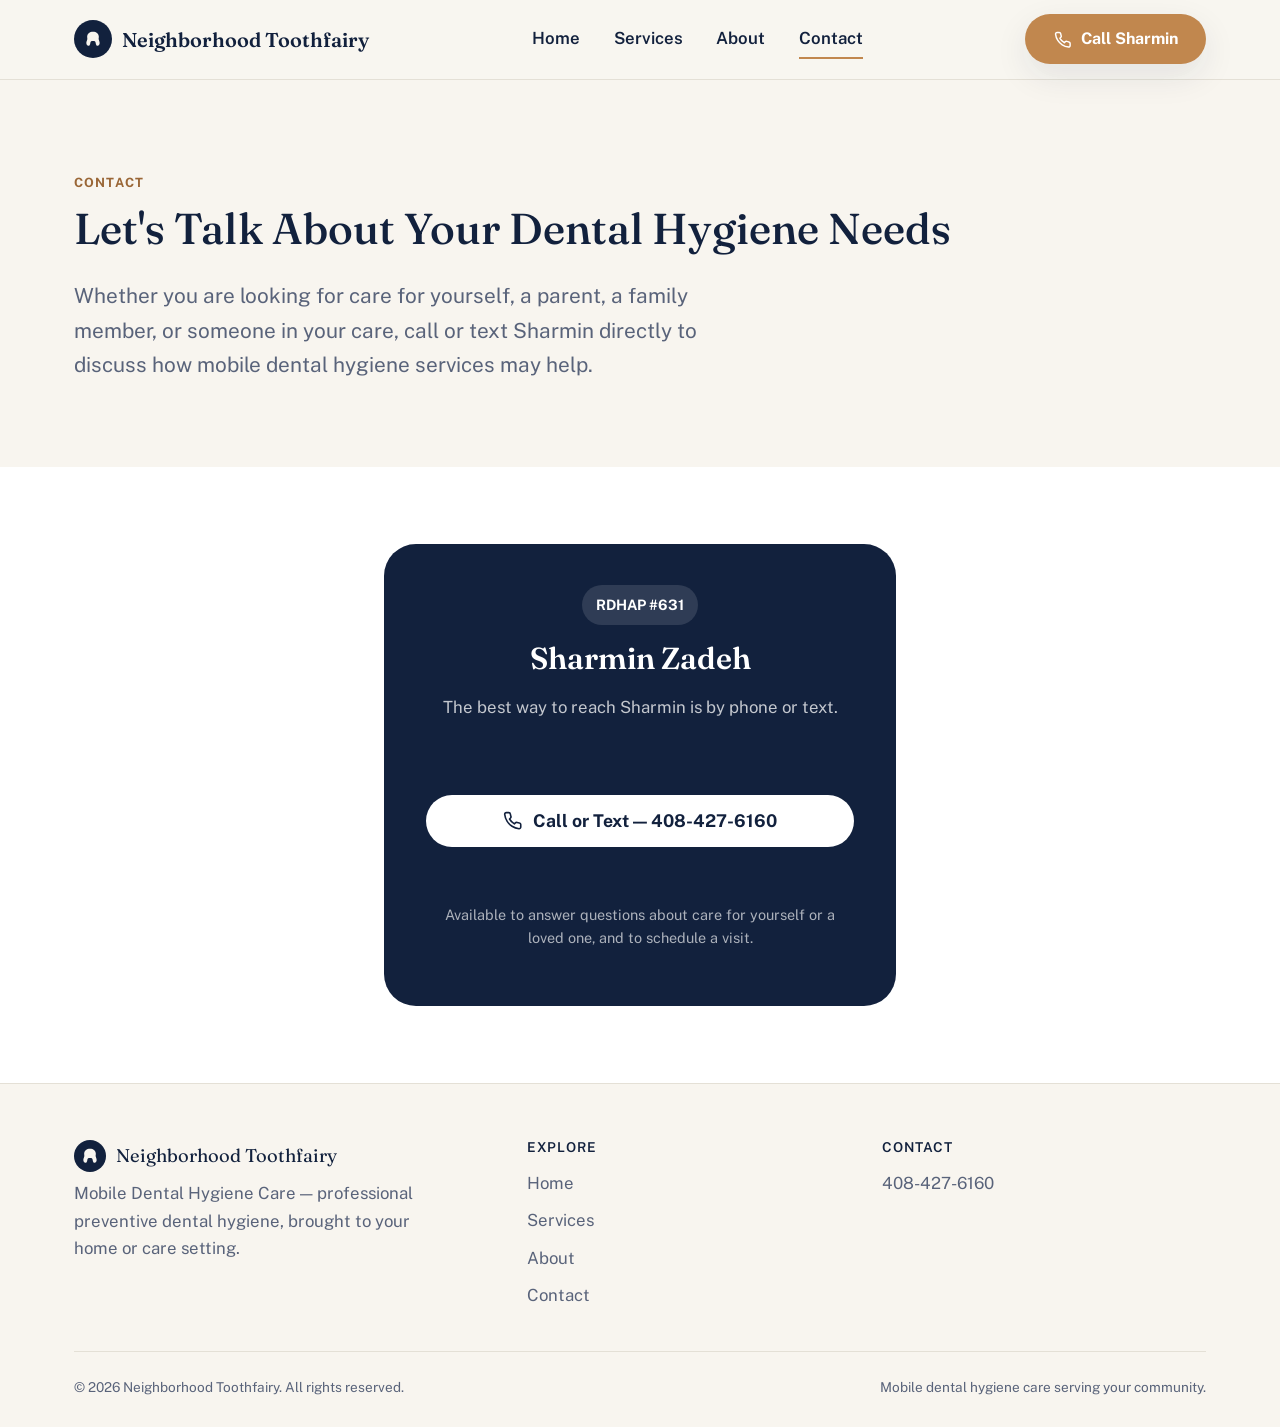
<file: contact.html>
<!DOCTYPE html>
<html lang="en">
<head>
<meta charset="UTF-8">
<meta name="viewport" content="width=device-width, initial-scale=1.0">
<title>Contact | Neighborhood Toothfairy Mobile Dental Hygiene</title>
<meta name="description" content="Contact Sharmin Zadeh, RDHAP #631, to find out whether mobile dental hygiene care is right for you or your loved one. Call 408-427-6160.">
<link rel="preconnect" href="https://fonts.googleapis.com">
<link rel="preconnect" href="https://fonts.gstatic.com" crossorigin>
<link href="https://fonts.googleapis.com/css2?family=Fraunces:opsz,wght@9..144,400;9..144,500;9..144,600&family=Public+Sans:wght@400;500;600;700&display=swap" rel="stylesheet">
<link rel="stylesheet" href="styles.css">
</head>
<body>
<a class="skip-link" href="#main">Skip to content</a>

<header class="site-header">
  <div class="container nav">
    <a class="brand" href="index.html">
      <span class="brand-mark" aria-hidden="true">
        <svg viewBox="0 0 24 24" fill="#F8F5EF" stroke="none"><path d="M12 3.2C8 3.2 5 5.6 5 9.2c0 1.3.4 2.1.1 3.3-.4 1.7-1.1 2.6-1.1 4.3 0 1.8 1.1 3.3 2.5 3.3 1.5 0 1.9-1.4 2.3-3.4.3-1.5.6-2.3 3.2-2.3s2.9.8 3.2 2.3c.4 2 .8 3.4 2.3 3.4 1.4 0 2.5-1.5 2.5-3.3 0-1.7-.7-2.6-1.1-4.3-.3-1.2.1-2 .1-3.3 0-3.6-3-6-7-6Z"/></svg>
      </span>
      Neighborhood Toothfairy
    </a>
    <nav class="nav-links" aria-label="Primary">
      <a href="index.html">Home</a>
      <a href="services.html">Services</a>
      <a href="about.html">About</a>
      <a href="contact.html" aria-current="page">Contact</a>
    </nav>
    <div class="nav-actions">
      <a class="btn btn--primary nav-call" href="tel:14084276160">
        <svg viewBox="0 0 24 24" fill="none" stroke="currentColor" stroke-width="2" stroke-linecap="round" stroke-linejoin="round"><path d="M22 16.92v3a2 2 0 0 1-2.18 2 19.79 19.79 0 0 1-8.63-3.07 19.5 19.5 0 0 1-6-6 19.79 19.79 0 0 1-3.07-8.67A2 2 0 0 1 4.11 2h3a2 2 0 0 1 2 1.72c.13.96.36 1.9.68 2.81a2 2 0 0 1-.45 2.11L8.09 9.91a16 16 0 0 0 6 6l1.27-1.27a2 2 0 0 1 2.11-.45c.9.32 1.85.55 2.81.68A2 2 0 0 1 22 16.92z"/></svg>
        Call Sharmin
      </a>
      <button class="nav-toggle" aria-label="Open menu" aria-expanded="false" aria-controls="mobile-menu">
        <svg viewBox="0 0 24 24" fill="none" stroke="#12213D" stroke-width="2" stroke-linecap="round"><line x1="3" y1="6" x2="21" y2="6"/><line x1="3" y1="12" x2="21" y2="12"/><line x1="3" y1="18" x2="21" y2="18"/></svg>
      </button>
    </div>
  </div>
  <div class="mobile-menu" id="mobile-menu">
    <a href="index.html">Home</a>
    <a href="services.html">Services</a>
    <a href="about.html">About</a>
    <a href="contact.html" aria-current="page">Contact</a>
    <a class="btn btn--primary" href="tel:14084276160">Call Sharmin — 408-427-6160</a>
  </div>
</header>

<main id="main">

  <section class="page-hero">
    <div class="container">
      <span class="eyebrow">Contact</span>
      <h1 style="font-size: var(--step-4);">Let's Talk About Your Dental Hygiene Needs</h1>
      <p class="lede">Whether you are looking for care for yourself, a parent, a family member, or someone in your care, call or text Sharmin directly to discuss how mobile dental hygiene services may help.</p>
    </div>
  </section>

  <section>
    <div class="container">
      <aside class="contact-card reveal" style="max-width: 32rem; margin-inline: auto; text-align: center;">
        <span class="credential-line">RDHAP #631</span>
        <h3>Sharmin Zadeh</h3>
        <p style="color: rgba(255,255,255,0.75);">The best way to reach Sharmin is by phone or text.</p>

        <a class="btn btn--on-dark btn--block mt-lg" href="tel:14084276160" style="font-size: 1.1rem;">
          <svg viewBox="0 0 24 24" fill="none" stroke="currentColor" stroke-width="2" stroke-linecap="round" stroke-linejoin="round"><path d="M22 16.92v3a2 2 0 0 1-2.18 2 19.79 19.79 0 0 1-8.63-3.07 19.5 19.5 0 0 1-6-6 19.79 19.79 0 0 1-3.07-8.67A2 2 0 0 1 4.11 2h3a2 2 0 0 1 2 1.72c.13.96.36 1.9.68 2.81a2 2 0 0 1-.45 2.11L8.09 9.91a16 16 0 0 0 6 6l1.27-1.27a2 2 0 0 1 2.11-.45c.9.32 1.85.55 2.81.68A2 2 0 0 1 22 16.92z"/></svg>
          Call or Text — 408-427-6160
        </a>

        <p class="mt-lg" style="color: rgba(255,255,255,0.65); font-size: 0.9rem;">Available to answer questions about care for yourself or a loved one, and to schedule a visit.</p>
      </aside>
    </div>
  </section>

</main>

<footer class="site-footer">
  <div class="container">
    <div class="footer-grid">
      <div>
        <div class="footer-brand">
          <span class="brand-mark" aria-hidden="true">
            <svg viewBox="0 0 24 24" fill="#F8F5EF" stroke="none"><path d="M12 3.2C8 3.2 5 5.6 5 9.2c0 1.3.4 2.1.1 3.3-.4 1.7-1.1 2.6-1.1 4.3 0 1.8 1.1 3.3 2.5 3.3 1.5 0 1.9-1.4 2.3-3.4.3-1.5.6-2.3 3.2-2.3s2.9.8 3.2 2.3c.4 2 .8 3.4 2.3 3.4 1.4 0 2.5-1.5 2.5-3.3 0-1.7-.7-2.6-1.1-4.3-.3-1.2.1-2 .1-3.3 0-3.6-3-6-7-6Z"/></svg>
          </span>
          Neighborhood Toothfairy
        </div>
        <p class="footer-tag">Mobile Dental Hygiene Care — professional preventive dental hygiene, brought to your home or care setting.</p>
      </div>
      <div class="footer-col">
        <h4>Explore</h4>
        <ul>
          <li><a href="index.html">Home</a></li>
          <li><a href="services.html">Services</a></li>
          <li><a href="about.html">About</a></li>
          <li><a href="contact.html">Contact</a></li>
        </ul>
      </div>
      <div class="footer-col">
        <h4>Contact</h4>
        <ul>
          <li><a href="tel:14084276160">408-427-6160</a></li>
        </ul>
      </div>
    </div>
    <div class="footer-bottom">
      <span>&copy; <span data-year>2026</span> Neighborhood Toothfairy. All rights reserved.</span>
      <span>Mobile dental hygiene care serving your community.</span>
    </div>
  </div>
</footer>

<script src="script.js"></script>
</body>
</html>
</file>
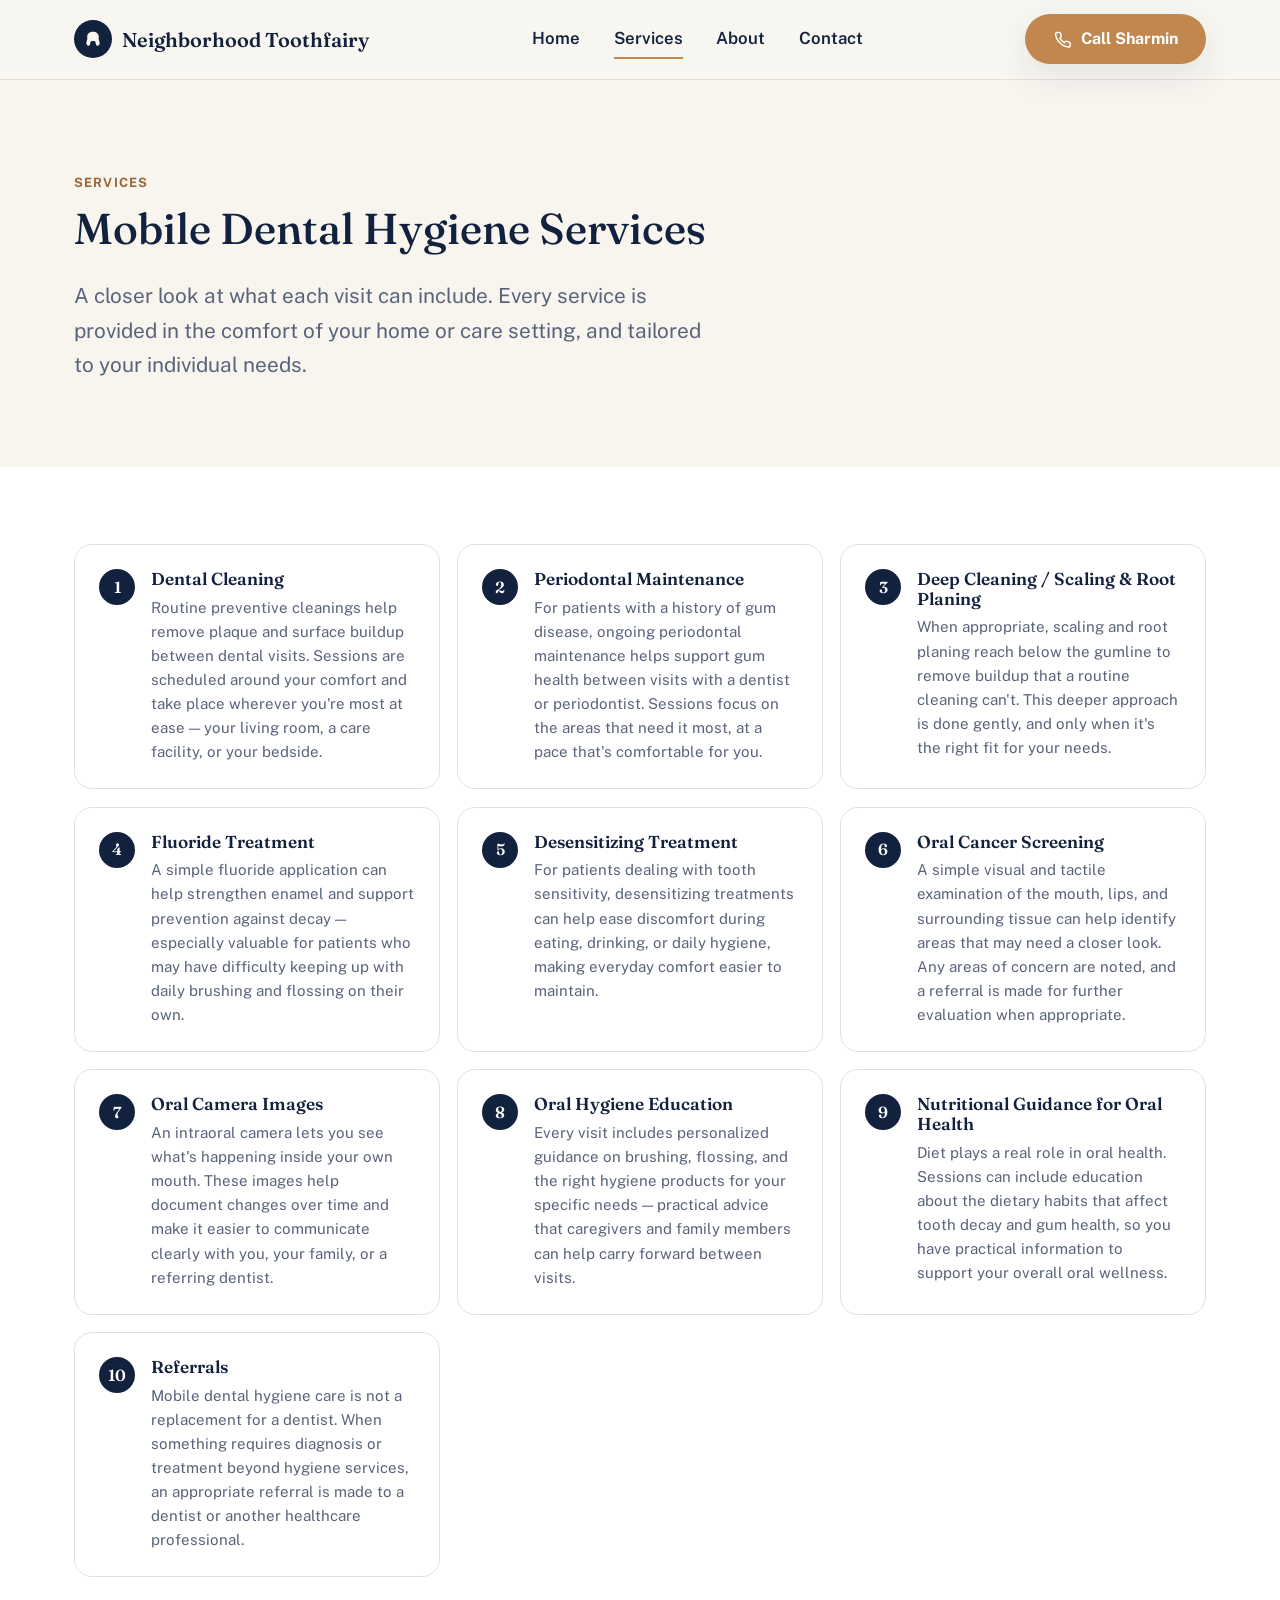
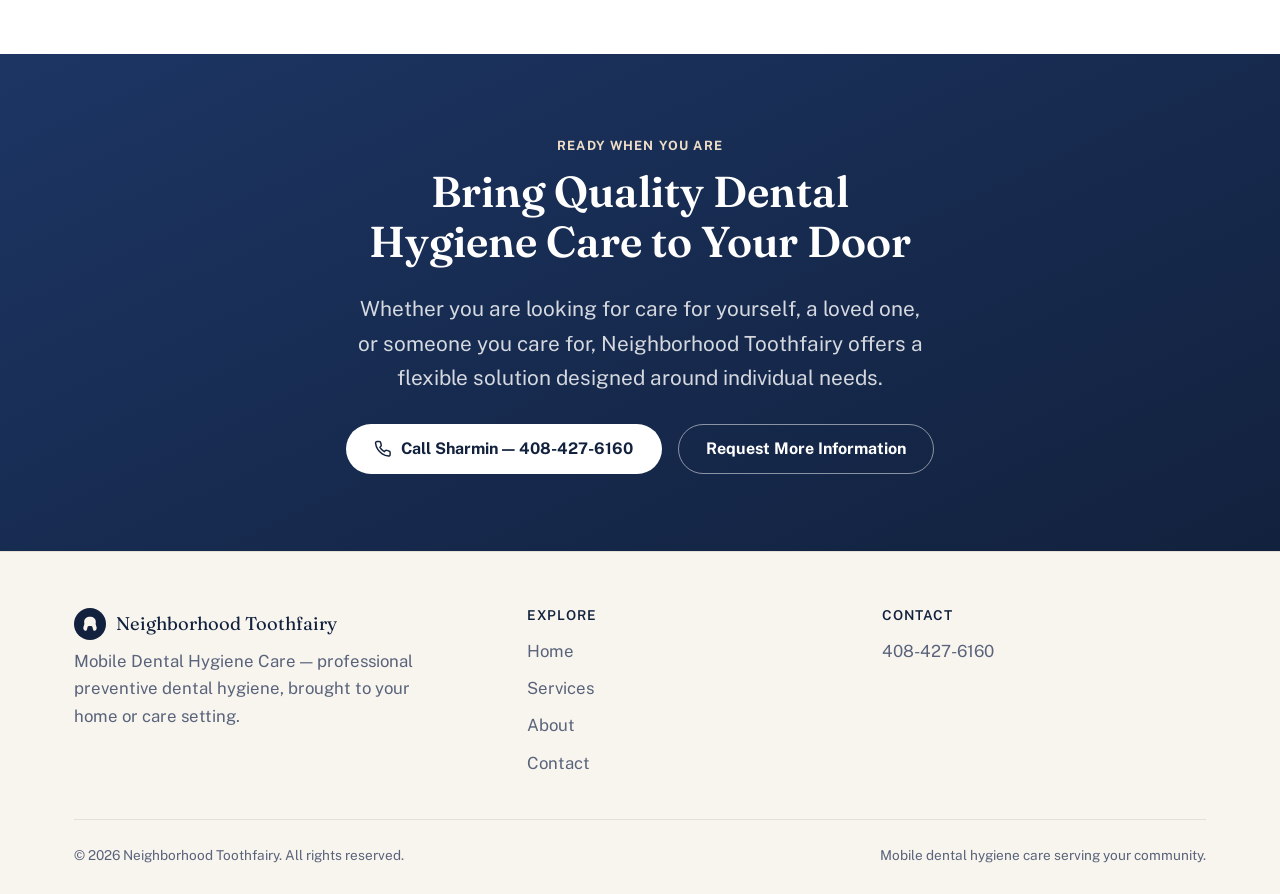
<file: services.html>
<!DOCTYPE html>
<html lang="en">
<head>
<meta charset="UTF-8">
<meta name="viewport" content="width=device-width, initial-scale=1.0">
<title>Services | Neighborhood Toothfairy Mobile Dental Hygiene</title>
<meta name="description" content="A closer look at each mobile dental hygiene service Neighborhood Toothfairy provides, from preventive cleanings to oral hygiene education, brought to your home or care setting.">
<link rel="preconnect" href="https://fonts.googleapis.com">
<link rel="preconnect" href="https://fonts.gstatic.com" crossorigin>
<link href="https://fonts.googleapis.com/css2?family=Fraunces:opsz,wght@9..144,400;9..144,500;9..144,600&family=Public+Sans:wght@400;500;600;700&display=swap" rel="stylesheet">
<link rel="stylesheet" href="styles.css">
</head>
<body>
<a class="skip-link" href="#main">Skip to content</a>

<header class="site-header">
  <div class="container nav">
    <a class="brand" href="index.html">
      <span class="brand-mark" aria-hidden="true">
        <svg viewBox="0 0 24 24" fill="#F8F5EF" stroke="none"><path d="M12 3.2C8 3.2 5 5.6 5 9.2c0 1.3.4 2.1.1 3.3-.4 1.7-1.1 2.6-1.1 4.3 0 1.8 1.1 3.3 2.5 3.3 1.5 0 1.9-1.4 2.3-3.4.3-1.5.6-2.3 3.2-2.3s2.9.8 3.2 2.3c.4 2 .8 3.4 2.3 3.4 1.4 0 2.5-1.5 2.5-3.3 0-1.7-.7-2.6-1.1-4.3-.3-1.2.1-2 .1-3.3 0-3.6-3-6-7-6Z"/></svg>
      </span>
      Neighborhood Toothfairy
    </a>
    <nav class="nav-links" aria-label="Primary">
      <a href="index.html">Home</a>
      <a href="services.html" aria-current="page">Services</a>
      <a href="about.html">About</a>
      <a href="contact.html">Contact</a>
    </nav>
    <div class="nav-actions">
      <a class="btn btn--primary nav-call" href="tel:14084276160">
        <svg viewBox="0 0 24 24" fill="none" stroke="currentColor" stroke-width="2" stroke-linecap="round" stroke-linejoin="round"><path d="M22 16.92v3a2 2 0 0 1-2.18 2 19.79 19.79 0 0 1-8.63-3.07 19.5 19.5 0 0 1-6-6 19.79 19.79 0 0 1-3.07-8.67A2 2 0 0 1 4.11 2h3a2 2 0 0 1 2 1.72c.13.96.36 1.9.68 2.81a2 2 0 0 1-.45 2.11L8.09 9.91a16 16 0 0 0 6 6l1.27-1.27a2 2 0 0 1 2.11-.45c.9.32 1.85.55 2.81.68A2 2 0 0 1 22 16.92z"/></svg>
        Call Sharmin
      </a>
      <button class="nav-toggle" aria-label="Open menu" aria-expanded="false" aria-controls="mobile-menu">
        <svg viewBox="0 0 24 24" fill="none" stroke="#12213D" stroke-width="2" stroke-linecap="round"><line x1="3" y1="6" x2="21" y2="6"/><line x1="3" y1="12" x2="21" y2="12"/><line x1="3" y1="18" x2="21" y2="18"/></svg>
      </button>
    </div>
  </div>
  <div class="mobile-menu" id="mobile-menu">
    <a href="index.html">Home</a>
    <a href="services.html" aria-current="page">Services</a>
    <a href="about.html">About</a>
    <a href="contact.html">Contact</a>
    <a class="btn btn--primary" href="tel:14084276160">Call Sharmin — 408-427-6160</a>
  </div>
</header>

<main id="main">

  <section class="page-hero">
    <div class="container">
      <span class="eyebrow">Services</span>
      <h1 style="font-size: var(--step-4);">Mobile Dental Hygiene Services</h1>
      <p class="lede">A closer look at what each visit can include. Every service is provided in the comfort of your home or care setting, and tailored to your individual needs.</p>
    </div>
  </section>

  <section id="service-details">
    <div class="container">
      <div class="service-card-grid reveal">

        <div class="service-card service-detail">
          <span class="num">1</span>
          <div>
            <h3>Dental Cleaning</h3>
            <p>Routine preventive cleanings help remove plaque and surface buildup between dental visits. Sessions are scheduled around your comfort and take place wherever you're most at ease — your living room, a care facility, or your bedside.</p>
          </div>
        </div>

        <div class="service-card service-detail">
          <span class="num">2</span>
          <div>
            <h3>Periodontal Maintenance</h3>
            <p>For patients with a history of gum disease, ongoing periodontal maintenance helps support gum health between visits with a dentist or periodontist. Sessions focus on the areas that need it most, at a pace that's comfortable for you.</p>
          </div>
        </div>

        <div class="service-card service-detail">
          <span class="num">3</span>
          <div>
            <h3>Deep Cleaning / Scaling &amp; Root Planing</h3>
            <p>When appropriate, scaling and root planing reach below the gumline to remove buildup that a routine cleaning can't. This deeper approach is done gently, and only when it's the right fit for your needs.</p>
          </div>
        </div>

        <div class="service-card service-detail">
          <span class="num">4</span>
          <div>
            <h3>Fluoride Treatment</h3>
            <p>A simple fluoride application can help strengthen enamel and support prevention against decay — especially valuable for patients who may have difficulty keeping up with daily brushing and flossing on their own.</p>
          </div>
        </div>

        <div class="service-card service-detail">
          <span class="num">5</span>
          <div>
            <h3>Desensitizing Treatment</h3>
            <p>For patients dealing with tooth sensitivity, desensitizing treatments can help ease discomfort during eating, drinking, or daily hygiene, making everyday comfort easier to maintain.</p>
          </div>
        </div>

        <div class="service-card service-detail">
          <span class="num">6</span>
          <div>
            <h3>Oral Cancer Screening</h3>
            <p>A simple visual and tactile examination of the mouth, lips, and surrounding tissue can help identify areas that may need a closer look. Any areas of concern are noted, and a referral is made for further evaluation when appropriate.</p>
          </div>
        </div>

        <div class="service-card service-detail">
          <span class="num">7</span>
          <div>
            <h3>Oral Camera Images</h3>
            <p>An intraoral camera lets you see what's happening inside your own mouth. These images help document changes over time and make it easier to communicate clearly with you, your family, or a referring dentist.</p>
          </div>
        </div>

        <div class="service-card service-detail">
          <span class="num">8</span>
          <div>
            <h3>Oral Hygiene Education</h3>
            <p>Every visit includes personalized guidance on brushing, flossing, and the right hygiene products for your specific needs — practical advice that caregivers and family members can help carry forward between visits.</p>
          </div>
        </div>

        <div class="service-card service-detail">
          <span class="num">9</span>
          <div>
            <h3>Nutritional Guidance for Oral Health</h3>
            <p>Diet plays a real role in oral health. Sessions can include education about the dietary habits that affect tooth decay and gum health, so you have practical information to support your overall oral wellness.</p>
          </div>
        </div>

        <div class="service-card service-detail">
          <span class="num">10</span>
          <div>
            <h3>Referrals</h3>
            <p>Mobile dental hygiene care is not a replacement for a dentist. When something requires diagnosis or treatment beyond hygiene services, an appropriate referral is made to a dentist or another healthcare professional.</p>
          </div>
        </div>

      </div>
    </div>
  </section>

  <section class="cta-band">
    <div class="container reveal">
      <span class="eyebrow" style="color:#EFDEC7">Ready When You Are</span>
      <h2>Bring Quality Dental Hygiene Care to Your Door</h2>
      <p class="lede">Whether you are looking for care for yourself, a loved one, or someone you care for, Neighborhood Toothfairy offers a flexible solution designed around individual needs.</p>
      <div class="cta-actions">
        <a class="btn btn--on-dark" href="tel:14084276160">
          <svg viewBox="0 0 24 24" fill="none" stroke="currentColor" stroke-width="2" stroke-linecap="round" stroke-linejoin="round"><path d="M22 16.92v3a2 2 0 0 1-2.18 2 19.79 19.79 0 0 1-8.63-3.07 19.5 19.5 0 0 1-6-6 19.79 19.79 0 0 1-3.07-8.67A2 2 0 0 1 4.11 2h3a2 2 0 0 1 2 1.72c.13.96.36 1.9.68 2.81a2 2 0 0 1-.45 2.11L8.09 9.91a16 16 0 0 0 6 6l1.27-1.27a2 2 0 0 1 2.11-.45c.9.32 1.85.55 2.81.68A2 2 0 0 1 22 16.92z"/></svg>
          Call Sharmin — 408-427-6160
        </a>
        <a class="btn btn--ghost-on-dark" href="contact.html">Request More Information</a>
      </div>
    </div>
  </section>

</main>

<footer class="site-footer">
  <div class="container">
    <div class="footer-grid">
      <div>
        <div class="footer-brand">
          <span class="brand-mark" aria-hidden="true">
            <svg viewBox="0 0 24 24" fill="#F8F5EF" stroke="none"><path d="M12 3.2C8 3.2 5 5.6 5 9.2c0 1.3.4 2.1.1 3.3-.4 1.7-1.1 2.6-1.1 4.3 0 1.8 1.1 3.3 2.5 3.3 1.5 0 1.9-1.4 2.3-3.4.3-1.5.6-2.3 3.2-2.3s2.9.8 3.2 2.3c.4 2 .8 3.4 2.3 3.4 1.4 0 2.5-1.5 2.5-3.3 0-1.7-.7-2.6-1.1-4.3-.3-1.2.1-2 .1-3.3 0-3.6-3-6-7-6Z"/></svg>
          </span>
          Neighborhood Toothfairy
        </div>
        <p class="footer-tag">Mobile Dental Hygiene Care — professional preventive dental hygiene, brought to your home or care setting.</p>
      </div>
      <div class="footer-col">
        <h4>Explore</h4>
        <ul>
          <li><a href="index.html">Home</a></li>
          <li><a href="services.html">Services</a></li>
          <li><a href="about.html">About</a></li>
          <li><a href="contact.html">Contact</a></li>
        </ul>
      </div>
      <div class="footer-col">
        <h4>Contact</h4>
        <ul>
          <li><a href="tel:14084276160">408-427-6160</a></li>
        </ul>
      </div>
    </div>
    <div class="footer-bottom">
      <span>&copy; <span data-year>2026</span> Neighborhood Toothfairy. All rights reserved.</span>
      <span>Mobile dental hygiene care serving your community.</span>
    </div>
  </div>
</footer>

<script src="script.js"></script>
</body>
</html>
</file>
<file: styles.css>
/* ===================================================================
   NEIGHBORHOOD TOOTH FAIRY — Design tokens
   =================================================================== */
:root{
  /* Color */
  --navy-deep:   #12213D;
  --navy:        #1C3563;
  --navy-mid:    #2E4C82;
  --navy-pale:   #E7ECF4;
  --cream:       #F8F5EF;
  --white:       #FFFFFF;
  --accent:      #C1874E;   /* warm clay/honey — "brought to you" */
  --accent-soft: #EFDEC7;
  --accent-deep: #9A6636;
  --ink:         #1A2130;
  --muted:       #59637A;
  --border:      #E4E0D6;
  --focus-ring:  #C1874E;

  /* Type */
  --font-display: "Fraunces", "Iowan Old Style", Georgia, serif;
  --font-body: "Public Sans", -apple-system, BlinkMacSystemFont, "Segoe UI", sans-serif;

  /* Scale (rem, mobile-first; grows via clamp) */
  --step-1: clamp(0.95rem, 0.9rem + 0.2vw, 1.05rem);
  --step-2: clamp(1.1rem, 1rem + 0.4vw, 1.3rem);
  --step-3: clamp(1.4rem, 1.2rem + 0.9vw, 1.9rem);
  --step-4: clamp(1.9rem, 1.5rem + 1.6vw, 2.7rem);
  --step-5: clamp(2.5rem, 1.9rem + 2.8vw, 4rem);

  /* Layout */
  --container: 1180px;
  --container-narrow: 760px;
  --radius-sm: 8px;
  --radius-md: 18px;
  --radius-lg: 32px;
  --shadow-soft: 0 12px 34px rgba(18,33,61,0.09);
  --shadow-lift: 0 20px 48px rgba(18,33,61,0.16);
}

/* ===================================================================
   Reset & base
   =================================================================== */
*, *::before, *::after{ box-sizing: border-box; }
html{ scroll-behavior: smooth; }
@media (prefers-reduced-motion: reduce){
  html{ scroll-behavior: auto; }
  *, *::before, *::after{ animation-duration: 0.01ms !important; animation-iteration-count: 1 !important; transition-duration: 0.01ms !important; scroll-behavior: auto !important; }
}
body{
  margin: 0;
  font-family: var(--font-body);
  font-size: var(--step-1);
  line-height: 1.65;
  color: var(--ink);
  background: var(--white);
  -webkit-font-smoothing: antialiased;
}
img{ max-width: 100%; display: block; }
h1,h2,h3,h4{
  font-family: var(--font-display);
  font-weight: 600;
  line-height: 1.15;
  margin: 0 0 0.6em;
  color: var(--navy-deep);
}
h1{ font-size: var(--step-5); font-weight: 500; }
h2{ font-size: var(--step-4); }
h3{ font-size: var(--step-3); }
p{ margin: 0 0 1em; }
a{ color: var(--navy); text-decoration-color: transparent; }
a:focus-visible, button:focus-visible, input:focus-visible, select:focus-visible, textarea:focus-visible{
  outline: 3px solid var(--focus-ring);
  outline-offset: 3px;
  border-radius: 4px;
}
ul{ margin: 0; padding: 0; list-style: none; }
.container{ width: 100%; max-width: var(--container); margin-inline: auto; padding-inline: 1.5rem; }
.container--narrow{ max-width: var(--container-narrow); }
section{ padding-block: clamp(3.5rem, 6vw, 6.5rem); }
#who-we-serve{ padding-top: clamp(1.5rem, 3vw, 2.25rem); }
.eyebrow{
  font-family: var(--font-body);
  font-weight: 700;
  letter-spacing: 0.09em;
  text-transform: uppercase;
  font-size: 0.8rem;
  color: var(--accent-deep);
  display: inline-block;
  margin-bottom: 0.85em;
}
.section-head{ max-width: 42rem; margin-bottom: clamp(2rem, 4vw, 3rem); }
.section-head--center{ margin-inline: auto; text-align: center; }
.lede{ font-size: var(--step-2); color: var(--muted); }
.visually-hidden{
  position: absolute; width: 1px; height: 1px; padding: 0; margin: -1px;
  overflow: hidden; clip: rect(0,0,0,0); white-space: nowrap; border: 0;
}
.skip-link{
  position: absolute; left: 1rem; top: -4rem;
  background: var(--navy-deep); color: var(--white);
  padding: 0.75rem 1.25rem; border-radius: var(--radius-sm);
  z-index: 200; transition: top 0.2s ease;
}
.skip-link:focus{ top: 1rem; }

/* ===================================================================
   Buttons
   =================================================================== */
.btn{
  display: inline-flex; align-items: center; gap: 0.6em;
  font-family: var(--font-body); font-weight: 700; font-size: 1rem;
  padding: 0.95rem 1.7rem; border-radius: 999px;
  border: 1.5px solid transparent; cursor: pointer;
  text-decoration: none; line-height: 1; white-space: nowrap;
  transition: transform 0.18s ease, box-shadow 0.18s ease, background 0.18s ease, border-color .18s ease, color .18s ease;
}
.btn svg{ width: 1.1em; height: 1.1em; flex: none; }
.btn--primary{ background: var(--accent); color: var(--white); box-shadow: var(--shadow-soft); }
.btn--primary:hover{ background: var(--accent-deep); transform: translateY(-2px); box-shadow: var(--shadow-lift); }
.btn--ghost{ background: transparent; border-color: var(--navy-mid); color: var(--navy-deep); }
.btn--ghost:hover{ background: var(--navy-pale); transform: translateY(-2px); }
.btn--on-dark{ background: var(--white); color: var(--navy-deep); }
.btn--on-dark:hover{ background: var(--accent-soft); transform: translateY(-2px); }
.btn--ghost-on-dark{ background: transparent; border-color: rgba(255,255,255,0.5); color: var(--white); }
.btn--ghost-on-dark:hover{ background: rgba(255,255,255,0.12); border-color: var(--white); }
.btn--block{ width: 100%; justify-content: center; }

/* ===================================================================
   Header / Navigation
   =================================================================== */
.site-header{
  position: sticky; top: 0; z-index: 100;
  background: rgba(248,245,239,0.9);
  backdrop-filter: saturate(160%) blur(10px);
  border-bottom: 1px solid var(--border);
}
.nav{
  display: flex; align-items: center; justify-content: space-between;
  padding-block: 0.9rem;
}
.brand{
  display: flex; align-items: center; gap: 0.65rem;
  font-family: var(--font-display); font-weight: 600;
  font-size: 1.25rem; color: var(--navy-deep); text-decoration: none;
}
.brand-mark{
  width: 38px; height: 38px; border-radius: 50%;
  background: var(--navy-deep);
  display: grid; place-items: center; flex: none;
}
.brand-mark svg{ width: 20px; height: 20px; }
.nav-links{
  display: none;
  align-items: center; gap: 2.1rem;
}
.nav-links a{
  font-weight: 600; color: var(--navy-deep); text-decoration: none;
  padding-block: 0.3rem; border-bottom: 2px solid transparent;
  transition: border-color 0.15s ease, color .15s ease;
}
.nav-links a:hover, .nav-links a[aria-current="page"]{ border-color: var(--accent); }
.nav-actions{ display: flex; align-items: center; gap: 0.75rem; }
.nav-call{ display: none; }
.nav-toggle{
  display: inline-flex; align-items: center; justify-content: center;
  width: 44px; height: 44px; border-radius: var(--radius-sm);
  background: transparent; border: 1.5px solid var(--border);
  cursor: pointer;
}
.nav-toggle svg{ width: 22px; height: 22px; }
.mobile-menu{
  display: none;
  flex-direction: column;
  border-top: 1px solid var(--border);
  background: var(--cream);
}
.mobile-menu.is-open{ display: flex; }
.mobile-menu a{
  padding: 1rem 1.5rem; font-weight: 600; color: var(--navy-deep);
  text-decoration: none; border-bottom: 1px solid var(--border);
}
.mobile-menu .btn{ margin: 1rem 1.5rem; }

@media (min-width: 900px){
  .nav-links{ display: flex; }
  .nav-call{ display: inline-flex; }
  .nav-toggle{ display: none; }
  .mobile-menu{ display: none !important; }
}

/* ===================================================================
   Hero — "doorway" signature shape
   =================================================================== */
.hero{
  position: relative;
  background: linear-gradient(180deg, var(--cream) 0%, var(--white) 100%);
  overflow: clip;
}
.hero .container{
  display: grid; gap: clamp(2.5rem, 5vw, 4rem);
  padding-top: clamp(2.5rem, 6vw, 5rem);
  padding-bottom: clamp(1.25rem, 2.5vw, 2rem);
  align-items: center;
}
.hero-copy .eyebrow{ color: var(--accent-deep); }
.hero-copy h1{ margin-bottom: 0.45em; }
.hero-copy .lede{ max-width: 34rem; }
.hero-priority{
  display: flex; align-items: center; gap: 0.85rem;
  margin: 1.6rem 0 1.8rem;
  padding: 0.9rem 1.15rem;
  background: var(--white);
  border: 1px solid var(--border);
  border-radius: var(--radius-md);
  box-shadow: var(--shadow-soft);
  max-width: 30rem;
}
.hero-priority svg{ width: 26px; height: 26px; flex: none; color: var(--accent); }
.hero-priority strong{ display: block; color: var(--navy-deep); font-size: 1.02rem; }
.hero-actions{ display: flex; flex-wrap: wrap; gap: 0.9rem; }
.hero-visual{
  position: relative;
  aspect-ratio: 4 / 5;
  border-radius: var(--radius-lg) var(--radius-lg) 999px 999px; /* doorway arch */
  background:
    radial-gradient(120% 90% at 30% 15%, rgba(255,255,255,0.18), transparent 55%),
    linear-gradient(155deg, var(--navy) 0%, var(--navy-deep) 100%);
  display: flex; align-items: flex-end; justify-content: center;
  overflow: hidden;
  box-shadow: var(--shadow-lift);
}
.hero-visual img{
  position: absolute; inset: 0; width: 100%; height: 100%;
  object-fit: cover; object-position: center 20%;
}
.hero-visual .caption-badge{
  position: absolute; left: 1.25rem; bottom: 1.25rem; right: 1.25rem;
  background: rgba(18,33,61,0.55);
  color: var(--white);
  border-radius: var(--radius-md);
  padding: 0.9rem 1.1rem;
  font-size: 0.9rem;
  backdrop-filter: blur(6px);
  z-index: 1;
}
.hero-visual .placeholder-figure{ width: 62%; opacity: 0.9; margin-bottom: 12%; }
.hero-visual .placeholder-figure path,
.hero-visual .placeholder-figure circle{ stroke: rgba(255,255,255,0.85); }

/* first-person intro callout */
.intro-quote{
  display: flex; gap: 1rem; align-items: flex-start;
  background: var(--white);
  border: 1px solid var(--border);
  border-left: 4px solid var(--accent);
  border-radius: var(--radius-md);
  padding: 1.4rem 1.6rem;
  margin-top: 2rem;
  max-width: 40rem;
  box-shadow: var(--shadow-soft);
}
.intro-quote p{ margin: 0; color: var(--ink); font-size: 1.02rem; }
.intro-quote .quote-mark{
  font-family: var(--font-display); font-size: 2.4rem; line-height: 1;
  color: var(--accent); flex: none;
}

/* checklist grid for "why choose" */
.why-grid{
  display: grid; gap: 0.9rem;
  grid-template-columns: repeat(auto-fit, minmax(260px, 1fr));
}
.why-item{
  display: flex; align-items: flex-start; gap: 0.75rem;
  padding: 1rem 1.1rem;
  background: var(--white);
  border: 1px solid var(--border);
  border-radius: var(--radius-md);
}
.why-item svg{ width: 22px; height: 22px; flex: none; color: var(--accent-deep); margin-top: 0.1em; }
.why-item span{ font-weight: 600; color: var(--navy-deep); font-size: 0.98rem; }

/* service cards with descriptions */
.service-card-grid{
  display: grid; gap: 1.1rem;
  grid-template-columns: repeat(auto-fit, minmax(260px, 1fr));
}
.service-card{
  background: var(--white);
  border: 1px solid var(--border);
  border-radius: var(--radius-md);
  padding: 1.4rem 1.4rem;
}
.service-card h3{ font-size: 1.05rem; margin-bottom: 0.4em; }
.service-card p{ color: var(--muted); font-size: 0.94rem; margin: 0; }

#service-details .service-card-grid{
  grid-template-columns: repeat(auto-fit, minmax(320px, 1fr));
}
.service-card.service-detail{
  display: flex; align-items: flex-start; gap: 1rem;
  padding: 1.5rem 1.5rem;
}
.service-detail .num{
  width: 36px; height: 36px; border-radius: 50%;
  background: var(--navy-deep); color: var(--white);
  display: flex; align-items: center; justify-content: center;
  font-family: var(--font-display); font-weight: 600; font-size: 1rem;
  flex: none;
}
.service-detail h3{ font-size: 1.08rem; margin-bottom: 0.4em; color: var(--navy-deep); }
.service-detail p{ color: var(--muted); font-size: 0.94rem; margin: 0; line-height: 1.6; }

.photo-figure{
  position: relative;
  border-radius: var(--radius-lg);
  overflow: hidden;
  box-shadow: var(--shadow-soft);
}
.photo-figure img{ width: 100%; height: 100%; object-fit: cover; display: block; }
.photo-figure .fact-badge{
  position: absolute; left: 1rem; bottom: 1rem; right: 1rem;
  background: rgba(18,33,61,0.72);
  color: var(--white);
  border-radius: var(--radius-sm);
  padding: 0.8rem 1rem;
  font-size: 0.85rem;
  line-height: 1.45;
  backdrop-filter: blur(4px);
  margin: 0;
}
.photo-figure .fact-badge strong{
  display: block; color: var(--accent-soft);
  font-size: 0.72rem; text-transform: uppercase; letter-spacing: 0.07em;
  margin-bottom: 0.25em;
}

/* numbered list — Importance of Oral Health */
.numbered-list{
  display: grid; gap: 1.2rem;
  margin: 1.6rem 0 0;
  padding: 0;
  list-style: none;
}
.numbered-list li{ display: flex; align-items: flex-start; gap: 1rem; }
.numbered-list .num{
  width: 36px; height: 36px; border-radius: 50%;
  background: var(--navy-deep); color: var(--white);
  display: flex; align-items: center; justify-content: center;
  font-family: var(--font-display); font-weight: 600; font-size: 1rem;
  flex: none;
}
.numbered-list h3{ font-size: 1.05rem; margin: 0 0 0.2em; color: var(--navy-deep); }
.numbered-list p{ margin: 0; color: var(--muted); font-size: 0.95rem; }

/* route motif under hero */
.route-divider{
  display: block; width: 100%; height: auto;
  margin-block: -1px;
}
@media (min-width: 860px){
  .hero .container{ grid-template-columns: 1.05fr 0.95fr; }
}

/* ===================================================================
   Cards — audience / services / difference
   =================================================================== */
.card-grid{
  display: grid; gap: 1.25rem;
  grid-template-columns: repeat(auto-fit, minmax(240px, 1fr));
}
#who-we-serve .card-grid{
  grid-template-columns: repeat(2, 1fr);
}
@media (min-width: 720px){
  #who-we-serve .card-grid{ grid-template-columns: repeat(3, 1fr); }
}
#who-we-serve .card{
  display: flex; align-items: flex-start; gap: 0.9rem;
  padding: 1.25rem 1.3rem;
}
#who-we-serve .card-icon{ margin-bottom: 0; flex: none; }
#who-we-serve .card h3{ font-size: 1rem; margin-bottom: 0.3em; }
#who-we-serve .card p{ font-size: 0.88rem; color: var(--muted); }
.card{
  background: var(--white);
  border: 1px solid var(--border);
  border-radius: var(--radius-md);
  padding: 1.6rem 1.5rem;
  transition: transform 0.2s ease, box-shadow 0.2s ease, border-color .2s ease;
}
.card:hover{ transform: translateY(-4px); box-shadow: var(--shadow-soft); border-color: transparent; }
.card-icon{
  width: 48px; height: 48px; border-radius: 12px;
  background: var(--navy-pale);
  display: grid; place-items: center; margin-bottom: 1rem;
  color: var(--navy);
}
.card-icon svg{ width: 24px; height: 24px; }
.card h3{ font-size: 1.15rem; margin-bottom: 0.35em; }
.card p{ color: var(--muted); margin: 0; font-size: 0.97rem; }

.service-list{
  display: grid; gap: 0.9rem;
  grid-template-columns: repeat(auto-fit, minmax(230px, 1fr));
}
.service-item{
  display: flex; align-items: flex-start; gap: 0.85rem;
  padding: 1.05rem 1.1rem;
  background: var(--cream);
  border-radius: var(--radius-md);
}
.service-item .dot-mark{
  width: 9px; height: 9px; border-radius: 50%;
  background: var(--accent); margin-top: 0.5em; flex: none;
}
.service-item span{ font-weight: 600; color: var(--navy-deep); }

/* ===================================================================
   Banner / callout blocks
   =================================================================== */
.banner{
  background: var(--navy-deep);
  color: var(--white);
  border-radius: var(--radius-lg);
  padding: clamp(2.2rem, 5vw, 3.5rem);
  position: relative;
  overflow: hidden;
}
.banner::before{
  content: "";
  position: absolute; inset: 0;
  background: radial-gradient(120% 140% at 85% -10%, rgba(193,135,78,0.25), transparent 55%);
  pointer-events: none;
}
.banner h2, .banner h3{ color: var(--white); }
.banner p{ color: rgba(255,255,255,0.82); }
.banner .lede{ color: rgba(255,255,255,0.82); }
.banner .btn{ position: relative; z-index: 1; margin-top: 1.4rem; }

.split{
  display: grid; gap: clamp(2rem, 5vw, 3.5rem);
  align-items: center;
}
@media (min-width: 860px){
  .split{ grid-template-columns: 1fr 1fr; }
  .split--reverse .split-media{ order: 2; }
}
.split-media{
  aspect-ratio: 5/4;
  border-radius: var(--radius-lg);
  background: linear-gradient(155deg, var(--navy-pale), var(--white));
  border: 1px solid var(--border);
  display: grid; place-items: center;
  overflow: hidden;
}
.split-media svg{ width: 56%; }

.stat-strip{
  display: flex; align-items: center; gap: 0.7rem;
  color: var(--accent-deep); font-weight: 700; font-family: var(--font-display);
  font-size: 1.6rem;
}

/* ===================================================================
   Final CTA band
   =================================================================== */
.cta-band{
  background: linear-gradient(155deg, var(--navy) 0%, var(--navy-deep) 100%);
  color: var(--white);
  position: relative;
  overflow: clip;
}
.cta-band .container{ text-align: center; }
.cta-band h2{ color: var(--white); max-width: 34rem; margin-inline: auto; }
.cta-band .lede{ color: rgba(255,255,255,0.82); max-width: 36rem; margin-inline: auto; }
.cta-actions{ display: flex; flex-wrap: wrap; justify-content: center; gap: 1rem; margin-top: 1.8rem; }
.cta-secondary-phone{
  margin-top: 1rem; color: rgba(255,255,255,0.72); font-size: 0.95rem;
}
.cta-secondary-phone a{ color: var(--white); font-weight: 700; text-decoration: underline; }

/* ===================================================================
   Footer
   =================================================================== */
.site-footer{
  background: var(--cream);
  border-top: 1px solid var(--border);
  padding-block: clamp(2.5rem, 5vw, 3.5rem) 1.75rem;
}
.footer-grid{
  display: grid; gap: 2rem;
  grid-template-columns: 1fr;
  margin-bottom: 2rem;
}
@media (min-width: 700px){
  .footer-grid{ grid-template-columns: 1.3fr 1fr 1fr; }
}
.footer-brand{ display: flex; align-items: center; gap: 0.65rem; font-family: var(--font-display); font-size: 1.15rem; color: var(--navy-deep); margin-bottom: 0.5rem; }
.footer-brand .brand-mark{ width: 32px; height: 32px; }
.footer-tag{ color: var(--muted); max-width: 22rem; }
.footer-col h4{ font-family: var(--font-body); font-size: 0.85rem; letter-spacing: 0.06em; text-transform: uppercase; color: var(--navy-deep); margin-bottom: 0.9rem; }
.footer-col li{ margin-bottom: 0.6rem; }
.footer-col a{ color: var(--muted); text-decoration: none; }
.footer-col a:hover{ color: var(--navy-deep); }
.footer-bottom{
  border-top: 1px solid var(--border);
  padding-top: 1.5rem;
  display: flex; flex-wrap: wrap; gap: 1rem;
  justify-content: space-between;
  color: var(--muted); font-size: 0.85rem;
}

/* ===================================================================
   Reveal-on-scroll
   =================================================================== */
.reveal{ opacity: 0; transform: translateY(18px); transition: opacity 0.6s ease, transform 0.6s ease; }
.reveal.is-visible{ opacity: 1; transform: translateY(0); }
@media (prefers-reduced-motion: reduce){
  .reveal{ opacity: 1; transform: none; transition: none; }
}

/* ===================================================================
   Page header (About / Contact)
   =================================================================== */
.page-hero{
  background: var(--cream);
  padding-block: clamp(3rem, 7vw, 5.5rem) clamp(2.5rem, 5vw, 4rem);
}
.page-hero .eyebrow{ color: var(--accent-deep); }
.page-hero .lede{ max-width: 40rem; }

/* About: Sharmin intro */
.person-card{
  display: grid; gap: clamp(1.75rem, 4vw, 3rem);
  align-items: center;
}
@media (min-width: 860px){
  .person-card{ grid-template-columns: 0.85fr 1.15fr; }
}
.person-photo{
  aspect-ratio: 3/4;
  border-radius: var(--radius-lg) var(--radius-lg) 999px 999px;
  background: linear-gradient(155deg, var(--navy) 0%, var(--navy-deep) 100%);
  display: grid; place-items: center; place-content: center;
  color: rgba(255,255,255,0.9);
  overflow: hidden;
  box-shadow: var(--shadow-soft);
  position: relative;
}
.person-photo svg{ width: 46%; }
.person-photo img{
  position: absolute; inset: 0; width: 100%; height: 100%;
  object-fit: cover; object-position: center 22%;
}
.person-photo figcaption{
  font-size: 0.8rem; color: rgba(255,255,255,0.65);
  margin-top: 0.5rem; text-align: center;
}
.credential-line{
  display: inline-flex; align-items: center; gap: 0.5rem;
  background: var(--navy-pale); color: var(--navy-deep);
  font-weight: 700; font-size: 0.9rem;
  padding: 0.5rem 0.9rem; border-radius: 999px;
  margin-bottom: 1rem;
}

.feature-grid{
  display: grid; gap: 1.5rem;
  grid-template-columns: repeat(auto-fit, minmax(220px, 1fr));
}
.feature{ text-align: left; }
.feature .card-icon{ margin-bottom: 1.1rem; }

.pull-quote{
  font-family: var(--font-display);
  font-size: clamp(1.4rem, 1.1rem + 1.4vw, 2rem);
  color: var(--navy-deep);
  line-height: 1.35;
  max-width: 40rem;
  margin-inline: auto;
  text-align: center;
  position: relative;
}

.checklist{ display: grid; gap: 0.85rem; }
.checklist li{ display: flex; align-items: flex-start; gap: 0.75rem; color: var(--ink); }
.checklist svg{ width: 22px; height: 22px; flex: none; color: var(--accent-deep); margin-top: 0.15em; }

/* ===================================================================
   Contact page
   =================================================================== */
.contact-grid{
  display: grid; gap: clamp(2rem, 5vw, 3rem);
}
@media (min-width: 900px){
  .contact-grid{ grid-template-columns: 0.85fr 1.15fr; }
}
.contact-card{
  background: var(--navy-deep);
  color: var(--white);
  border-radius: var(--radius-lg);
  padding: clamp(1.9rem, 4vw, 2.6rem);
  height: fit-content;
}
.contact-card h3{ color: var(--white); }
.contact-card .credential-line{ background: rgba(255,255,255,0.12); color: var(--white); }
.contact-method{
  display: flex; align-items: center; gap: 0.85rem;
  padding: 0.9rem 0;
  border-top: 1px solid rgba(255,255,255,0.15);
}
.contact-method:first-of-type{ border-top: none; }
.contact-method svg{ width: 22px; height: 22px; color: var(--accent); flex: none; }
.contact-method a{ color: var(--white); font-weight: 700; font-size: 1.05rem; text-decoration: none; }
.contact-method a:hover{ text-decoration: underline; }
.contact-method .method-label{ display: block; font-size: 0.8rem; color: rgba(255,255,255,0.6); font-weight: 500; }

.form-card{
  background: var(--white);
  border: 1px solid var(--border);
  border-radius: var(--radius-lg);
  padding: clamp(1.75rem, 4vw, 2.6rem);
  box-shadow: var(--shadow-soft);
}
.form-row{ display: grid; gap: 1.15rem; margin-bottom: 1.15rem; }
@media (min-width: 620px){
  .form-row--two{ grid-template-columns: 1fr 1fr; }
}
.field label{
  display: block; font-weight: 700; font-size: 0.92rem;
  color: var(--navy-deep); margin-bottom: 0.4rem;
}
.field .hint{ font-weight: 500; color: var(--muted); font-size: 0.82rem; }
.field input, .field select, .field textarea{
  width: 100%; font: inherit; color: var(--ink);
  padding: 0.85rem 1rem; border-radius: var(--radius-sm);
  border: 1.5px solid var(--border); background: var(--cream);
  transition: border-color 0.15s ease, background 0.15s ease;
}
.field input:focus, .field select:focus, .field textarea:focus{
  border-color: var(--accent); background: var(--white); outline: none;
}
.field textarea{ min-height: 130px; resize: vertical; }
.form-note{
  font-size: 0.85rem; color: var(--muted); margin-top: 1rem;
}
.form-status{
  margin-top: 1rem; padding: 0.9rem 1rem; border-radius: var(--radius-sm);
  background: var(--navy-pale); color: var(--navy-deep); font-weight: 600;
  display: none;
}
.form-status.is-visible{ display: block; }

/* utility */
.mt-lg{ margin-top: clamp(2rem, 5vw, 3.5rem); }
.text-center{ text-align: center; }
.bg-cream{ background: var(--cream); }
</file>
